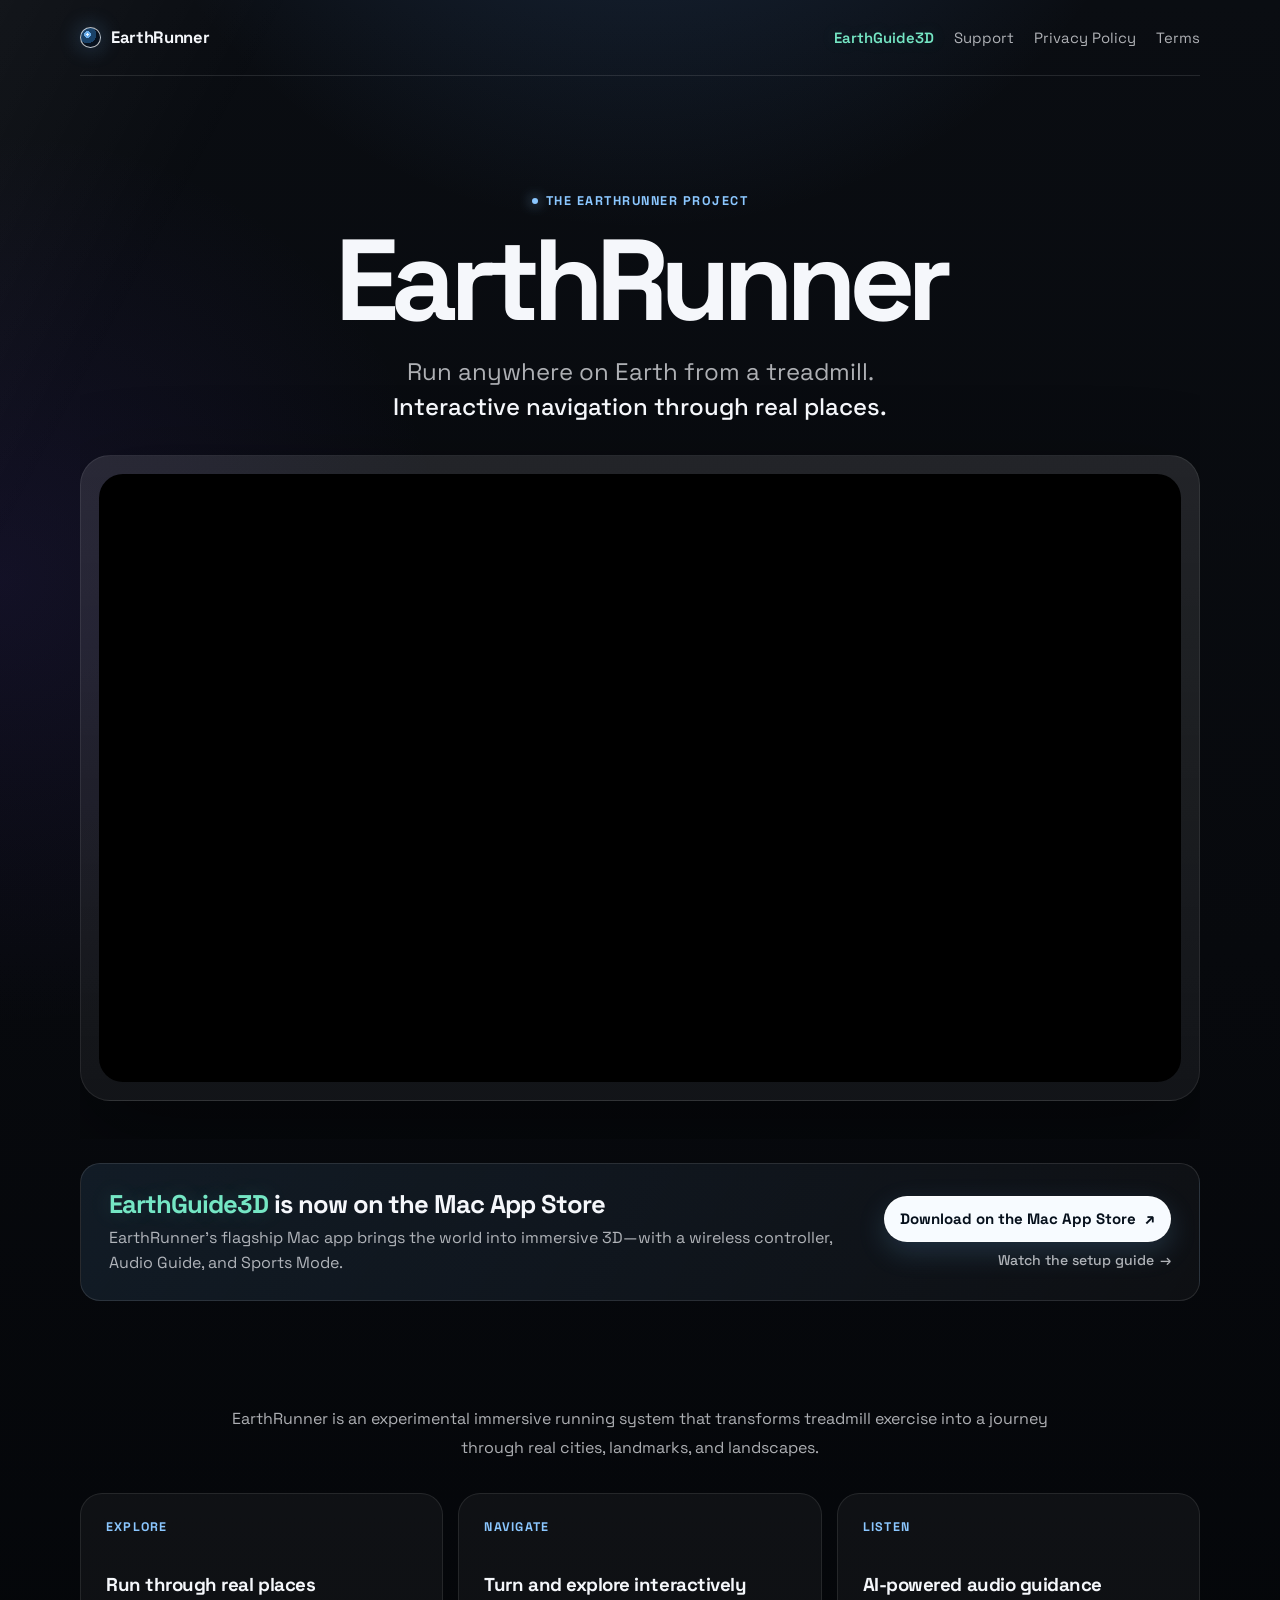
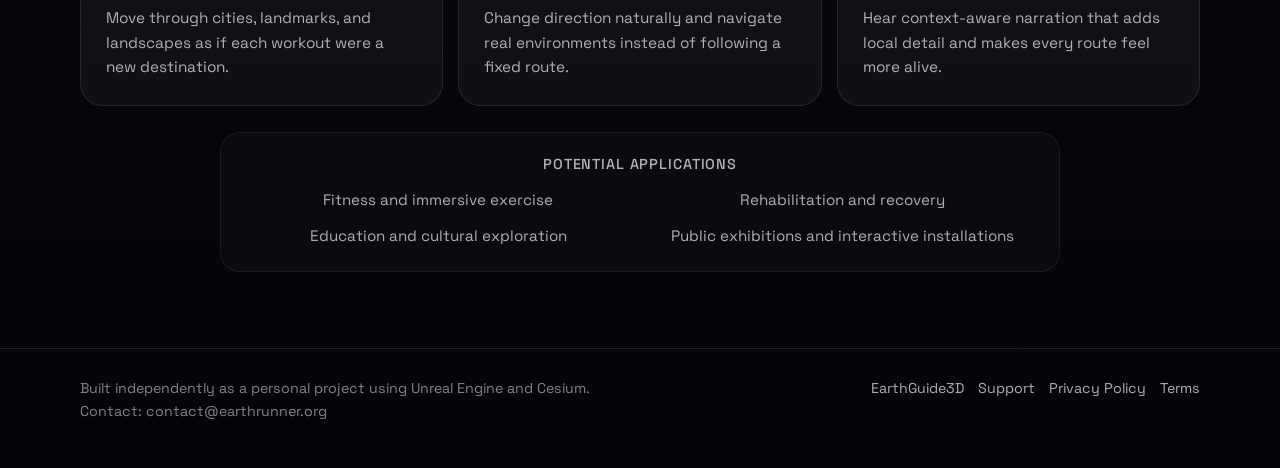
<file: index.html>
<!DOCTYPE html>
<html lang="en">
<head>
  <meta charset="utf-8" />
  <meta name="viewport" content="width=device-width, initial-scale=1" />
  <title>EarthRunner | Explore the World in Motion</title>
  <meta name="description" content="EarthRunner is an independent immersive running and exploration project. Discover EarthGuide3D for Mac." />
  <script>if (window.location.protocol === "file:") document.documentElement.classList.add("local-preview");</script>
  <link rel="preconnect" href="https://fonts.googleapis.com" />
  <link rel="preconnect" href="https://fonts.gstatic.com" crossorigin />
  <link href="https://fonts.googleapis.com/css2?family=Space+Grotesk:wght@400;500;600;700&display=swap" rel="stylesheet" />
  <link rel="stylesheet" href="assets/site.css" />
</head>
<body>
  <header class="site-header shell"><nav class="nav" aria-label="Primary navigation"><a class="wordmark" href="./" aria-current="page"><span class="wordmark-mark" aria-hidden="true"></span>EarthRunner</a><div class="nav-links"><a class="nav-product" href="earthguide3d/">EarthGuide3D</a><a href="support/">Support</a><a href="privacy/">Privacy Policy</a><a href="terms/">Terms</a></div></nav></header>
  <main class="shell">
    <section class="hero hero--home">
      <p class="eyebrow">The EarthRunner project</p>
      <h1>EarthRunner</h1>
      <p class="hero-lede">Run anywhere on Earth from a treadmill.<br /><strong>Interactive navigation through real places.</strong></p>
      <div class="home-demo">
        <div class="video-frame">
          <iframe src="https://www.youtube.com/embed/yU5A_3I1WQ8" title="EarthRunner demo video" loading="lazy" allow="accelerometer; autoplay; clipboard-write; encrypted-media; gyroscope; picture-in-picture; web-share" allowfullscreen></iframe>
          <a class="video-local-fallback" href="https://youtu.be/yU5A_3I1WQ8" target="_blank" rel="noopener noreferrer"><span>Watch the EarthRunner demo on YouTube</span><small>Local previews open videos on YouTube.</small></a>
        </div>
      </div>
    </section>

    <section class="announcement" aria-labelledby="earthguide-title"><div><h2 id="earthguide-title"><span class="product-highlight">EarthGuide3D</span> is now on the Mac App Store</h2><p>EarthRunner’s flagship Mac app brings the world into immersive 3D—with a wireless controller, Audio Guide, and Sports Mode.</p></div><div class="announcement-actions"><a class="announcement-download" href="https://apps.apple.com/us/app/earthguide3d/id6789909254?mt=12" target="_blank" rel="noopener noreferrer">Download on the Mac App Store <span aria-hidden="true">↗</span></a><a class="text-link text-link--secondary" href="earthguide3d/#getting-started">Watch the setup guide</a></div></section>

    <section class="section section--tight" aria-label="Project details">
      <p class="original-copy">EarthRunner is an experimental immersive running system that transforms treadmill exercise into a journey through real cities, landmarks, and landscapes.</p>
      <div class="feature-grid" style="margin-top: 30px;">
        <article class="feature-card"><span class="feature-kicker">Explore</span><h3>Run through real places</h3><p>Move through cities, landmarks, and landscapes as if each workout were a new destination.</p></article>
        <article class="feature-card"><span class="feature-kicker">Navigate</span><h3>Turn and explore interactively</h3><p>Change direction naturally and navigate real environments instead of following a fixed route.</p></article>
        <article class="feature-card"><span class="feature-kicker">Listen</span><h3>AI-powered audio guidance</h3><p>Hear context-aware narration that adds local detail and makes every route feel more alive.</p></article>
      </div>
      <div class="applications"><h2>Potential applications</h2><ul><li>Fitness and immersive exercise</li><li>Rehabilitation and recovery</li><li>Education and cultural exploration</li><li>Public exhibitions and interactive installations</li></ul></div>
    </section>
  </main>
  <footer class="site-footer"><div class="shell footer-row"><p>Built independently as a personal project using Unreal Engine and Cesium.<br />Contact: <a href="mailto:contact@earthrunner.org">contact@earthrunner.org</a></p><div class="footer-links"><a href="earthguide3d/">EarthGuide3D</a><a href="support/">Support</a><a href="privacy/">Privacy Policy</a><a href="terms/">Terms</a></div></div></footer>
</body>
</html>
</file>
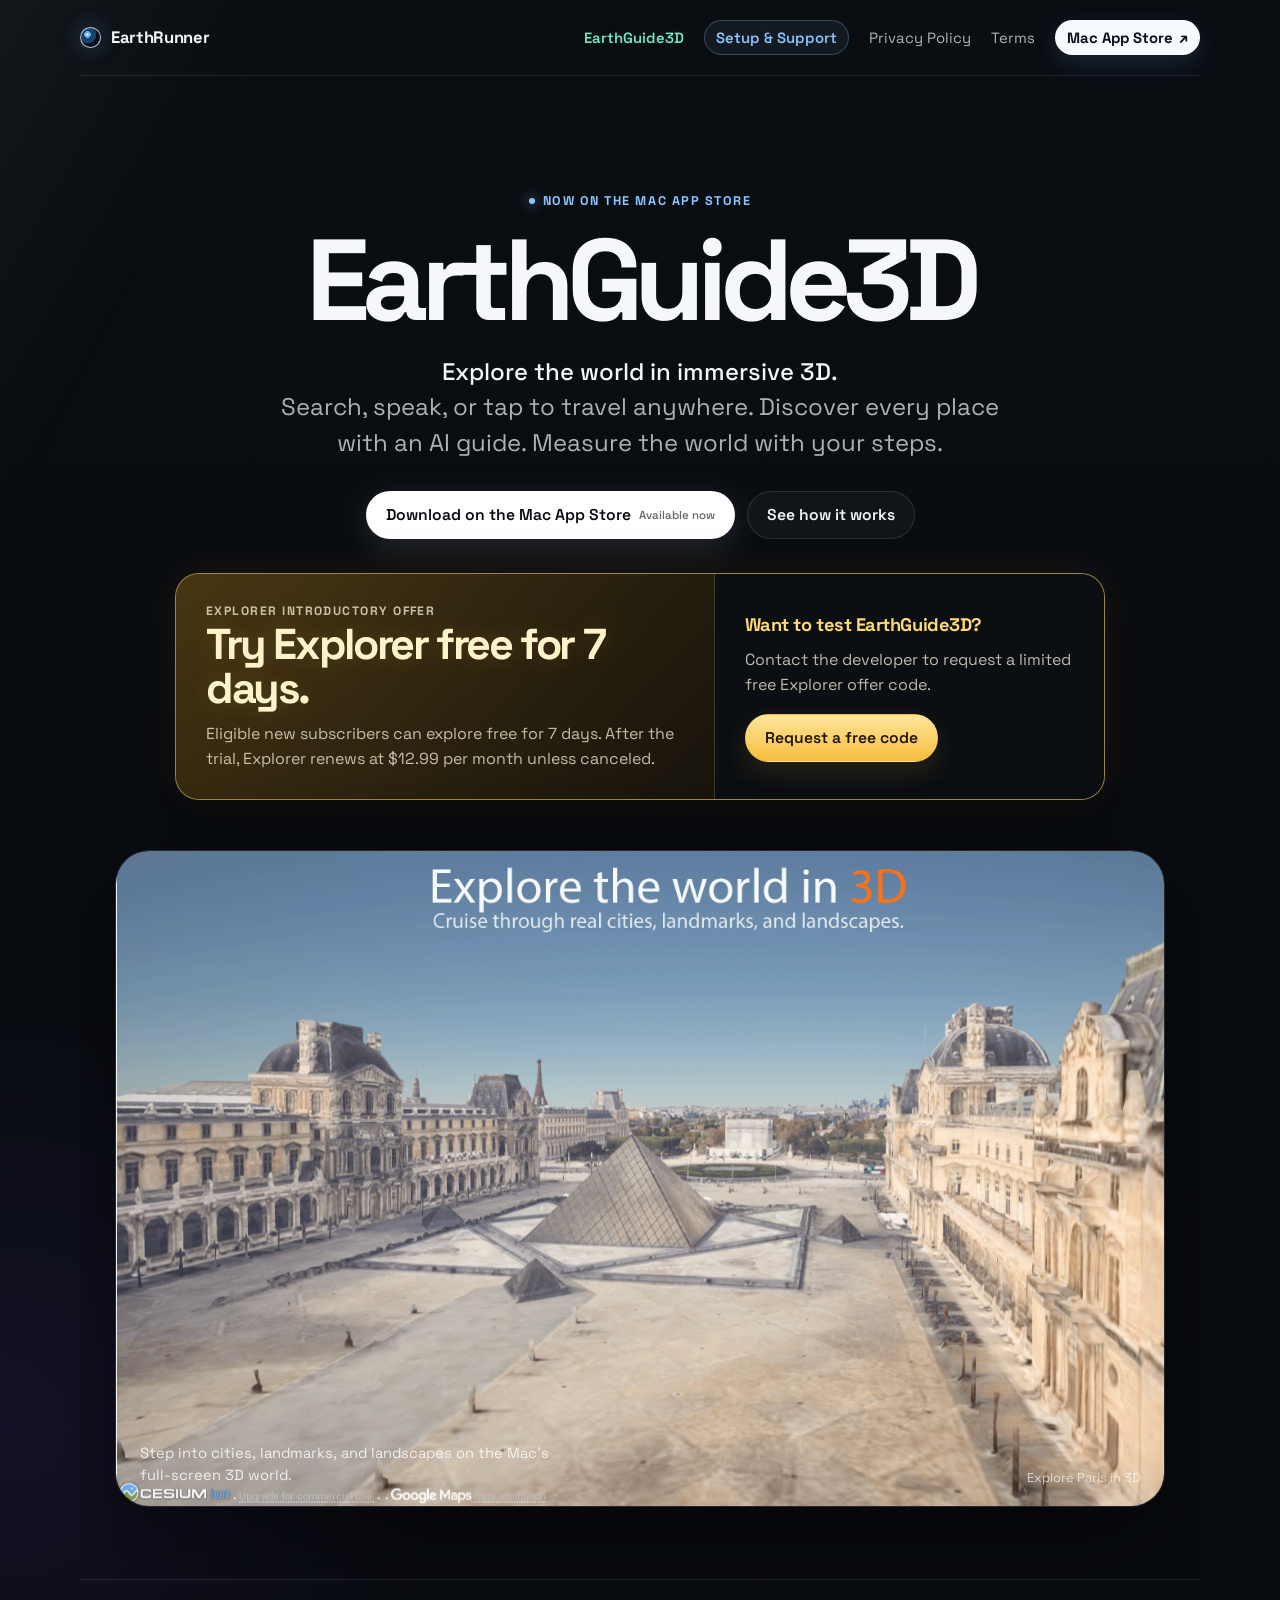
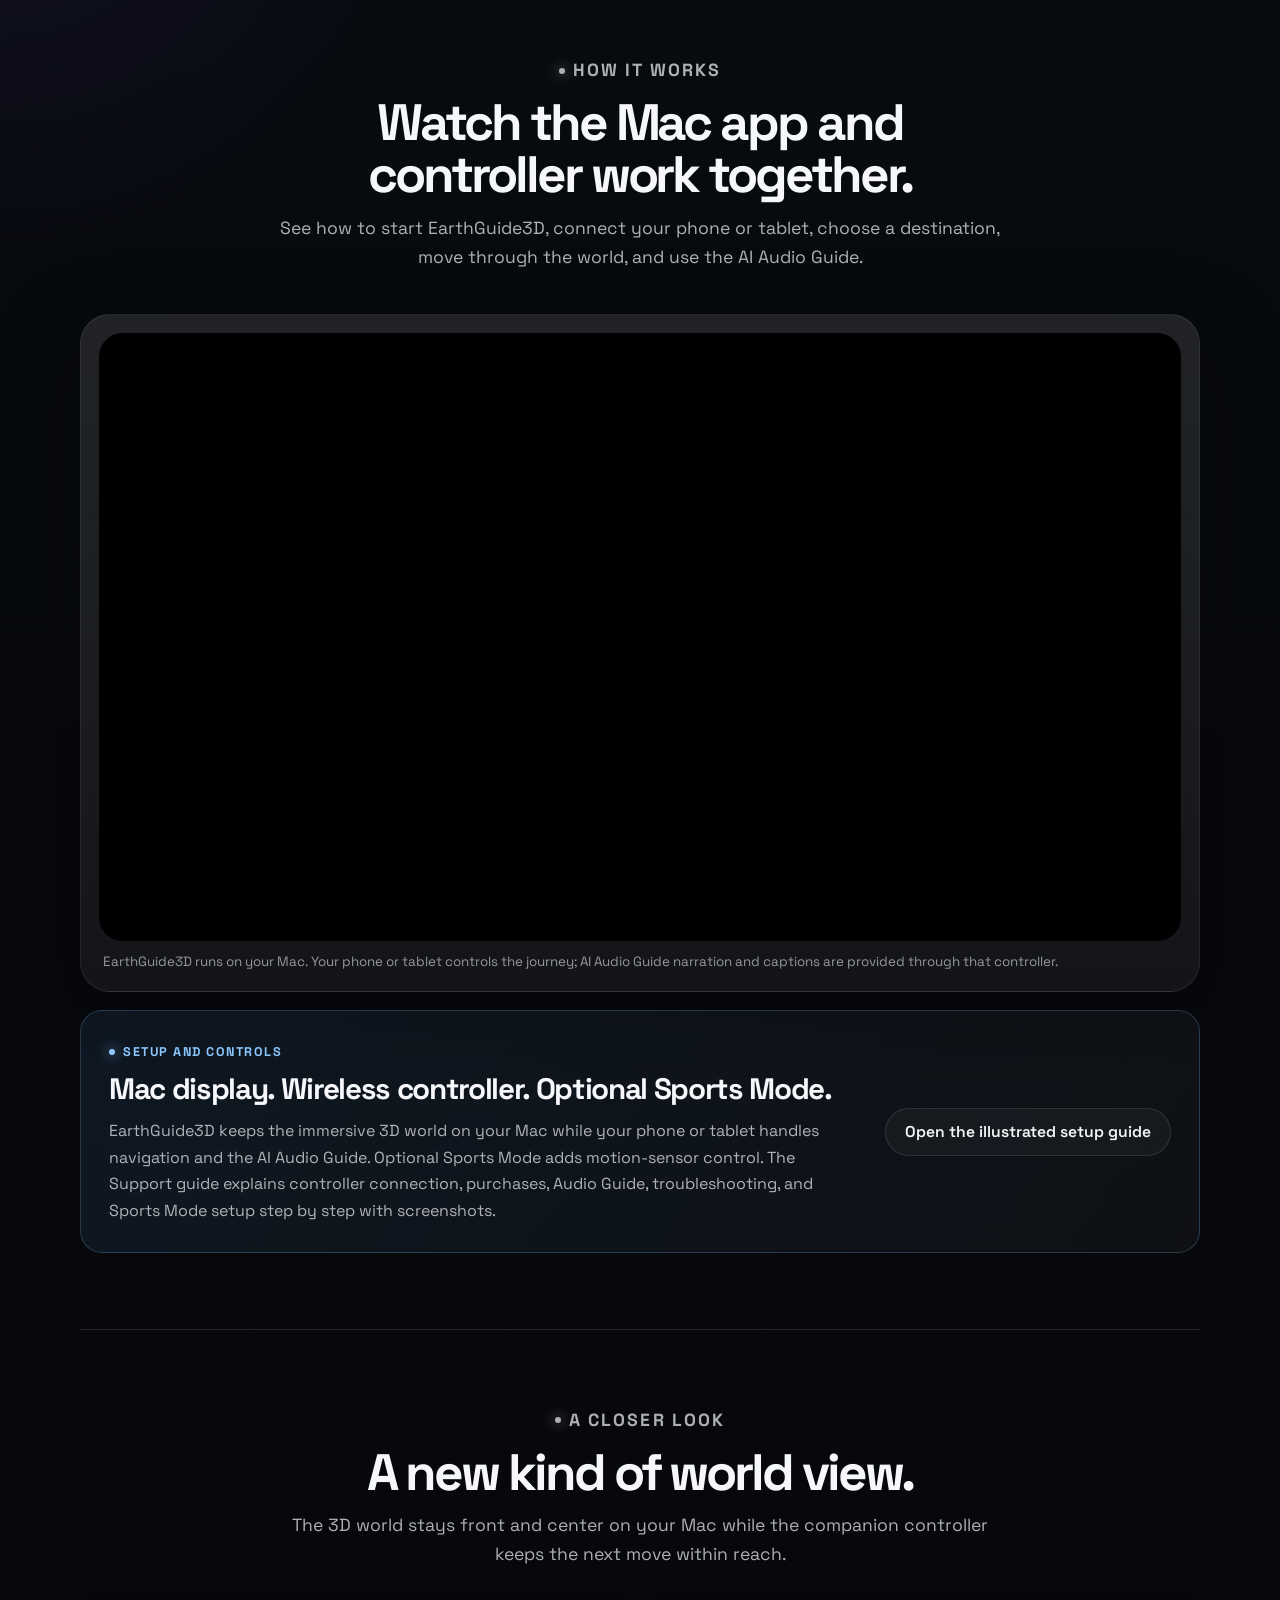
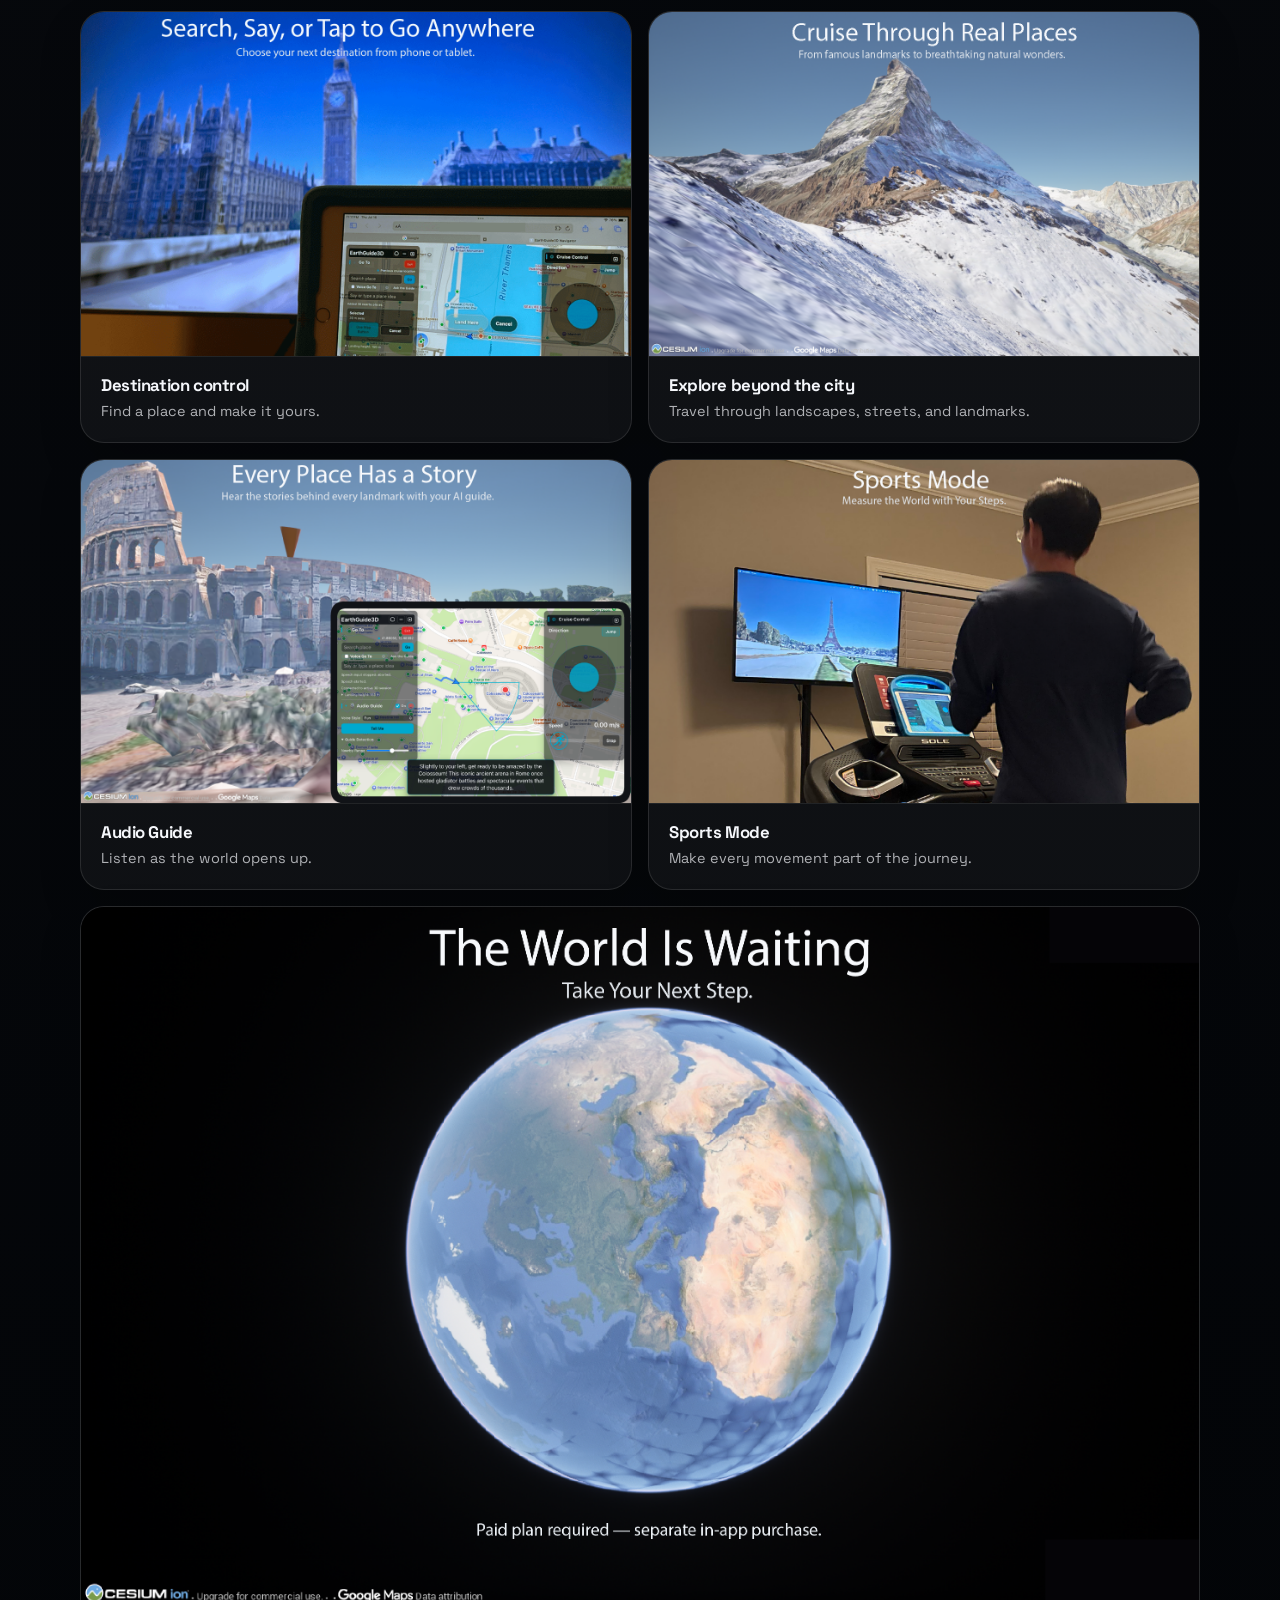
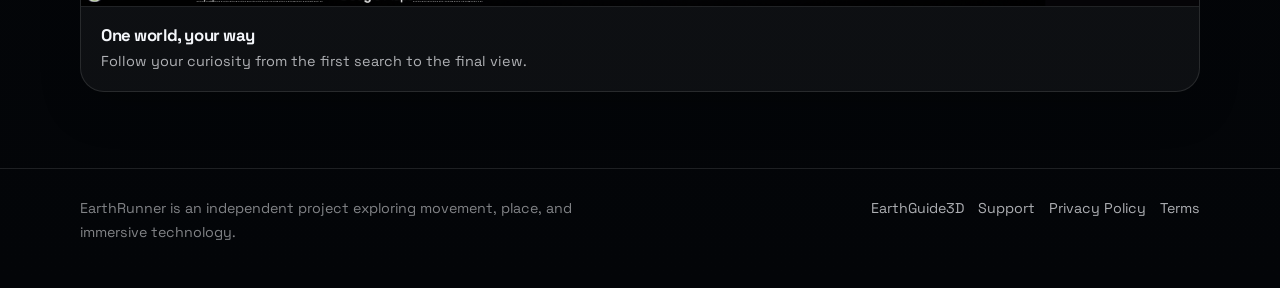
<file: earthguide3d/index.html>
<!DOCTYPE html>
<html lang="en">
<head>
  <meta charset="utf-8" />
  <meta name="viewport" content="width=device-width, initial-scale=1" />
  <meta name="referrer" content="strict-origin-when-cross-origin" />
  <title>EarthGuide3D for Mac | Mac App Store</title>
  <meta name="description" content="EarthGuide3D for Mac is an immersive 3D travel-exploration app. Search, speak, or tap to travel anywhere with an AI guide." />
  <script>if (window.location.protocol === "file:") document.documentElement.classList.add("local-preview");</script>
  <link rel="preconnect" href="https://fonts.googleapis.com" />
  <link rel="preconnect" href="https://fonts.gstatic.com" crossorigin />
  <link href="https://fonts.googleapis.com/css2?family=Space+Grotesk:wght@400;500;600;700&display=swap" rel="stylesheet" />
  <link rel="stylesheet" href="../assets/site.css" />
</head>
<body>
  <header class="site-header shell">
    <nav class="nav" aria-label="Primary navigation">
      <a class="wordmark" href="../"><span class="wordmark-mark" aria-hidden="true"></span>EarthRunner</a>
      <div class="nav-links">
        <a class="nav-product" href="./" aria-current="page">EarthGuide3D</a>
        <a class="nav-support" href="../support/">Setup &amp; Support</a>
        <a href="../privacy/">Privacy Policy</a>
        <a href="../terms/">Terms</a>
        <a class="nav-store" href="https://apps.apple.com/us/app/earthguide3d/id6789909254?mt=12" target="_blank" rel="noopener noreferrer">Mac App Store <span aria-hidden="true">↗</span></a>
      </div>
    </nav>
  </header>

  <main>
    <section class="hero shell">
      <p class="eyebrow">Now on the Mac App Store</p>
      <h1 class="product-name">EarthGuide3D</h1>
      <p class="hero-lede"><strong>Explore the world in immersive 3D.</strong><br />Search, speak, or tap to travel anywhere. Discover every place with an AI guide. Measure the world with your steps.</p>
      <div class="hero-actions">
        <a class="button button--light" href="https://apps.apple.com/us/app/earthguide3d/id6789909254?mt=12" target="_blank" rel="noopener noreferrer">Download on the Mac App Store <small>Available now</small></a>
        <a class="button button--quiet" href="#how-it-works">See how it works</a>
      </div>
      <aside class="trial-highlight" aria-labelledby="explorer-trial-title">
        <div class="trial-highlight__offer">
          <p class="trial-badge">Explorer introductory offer</p>
          <h2 id="explorer-trial-title">Try Explorer free for 7 days.</h2>
          <p>Eligible new subscribers can explore free for 7 days. After the trial, Explorer renews at $12.99 per month unless canceled.</p>
        </div>
        <div class="trial-highlight__code">
          <p class="trial-code-title">Want to test EarthGuide3D?</p>
          <p>Contact the developer to request a limited free Explorer offer code.</p>
          <a class="button trial-code-button" href="mailto:contact@earthrunner.org?subject=EarthGuide3D%20Explorer%20offer%20code%20request">Request a free code</a>
        </div>
      </aside>
      <figure class="product-visual product-visual--screenshot">
        <img src="../images/earthguide3d/explore-world-paris.png" width="1280" height="800" alt="EarthGuide3D exploring Paris from an elevated immersive 3D view" decoding="async" />
        <figcaption class="product-visual-note">
          <p>Step into cities, landmarks, and landscapes on the Mac’s full-screen 3D world.</p>
          <span>Explore Paris in 3D</span>
        </figcaption>
      </figure>
    </section>

    <section id="how-it-works" class="section section--divider shell" aria-labelledby="getting-started-title">
      <div class="section-heading">
        <p class="eyebrow">How it works</p>
        <h2 id="getting-started-title">Watch the Mac app and controller work together.</h2>
        <p>See how to start EarthGuide3D, connect your phone or tablet, choose a destination, move through the world, and use the AI Audio Guide.</p>
      </div>
      <div class="video-card">
        <div class="video-frame">
          <iframe src="https://www.youtube.com/embed/peXbDzUHY4M?origin=https%3A%2F%2Fearthrunner.org" title="How to use EarthGuide3D for Mac" loading="lazy" referrerpolicy="strict-origin-when-cross-origin" allow="accelerometer; autoplay; clipboard-write; encrypted-media; gyroscope; picture-in-picture; web-share" allowfullscreen></iframe>
          <a class="video-local-fallback" href="https://youtu.be/peXbDzUHY4M" target="_blank" rel="noopener noreferrer"><span>Watch the EarthGuide3D guide on YouTube</span><small>Local previews open videos on YouTube.</small></a>
        </div>
        <p class="video-caption">EarthGuide3D runs on your Mac. Your phone or tablet controls the journey; AI Audio Guide narration and captions are provided through that controller.</p>
      </div>
      <aside class="guide-summary" aria-labelledby="guide-summary-title">
        <div>
          <p class="eyebrow">Setup and controls</p>
          <h3 id="guide-summary-title">Mac display. Wireless controller. Optional Sports Mode.</h3>
          <p>EarthGuide3D keeps the immersive 3D world on your Mac while your phone or tablet handles navigation and the AI Audio Guide. Optional Sports Mode adds motion-sensor control. The Support guide explains controller connection, purchases, Audio Guide, troubleshooting, and Sports Mode setup step by step with screenshots.</p>
        </div>
        <a class="button button--quiet" href="../support/">Open the illustrated setup guide</a>
      </aside>
    </section>

    <section class="section section--divider shell" aria-labelledby="screens-title">
      <div class="section-heading">
        <p class="eyebrow">A closer look</p>
        <h2 id="screens-title">A new kind of world view.</h2>
        <p>The 3D world stays front and center on your Mac while the companion controller keeps the next move within reach.</p>
      </div>
      <div class="screenshot-gallery" aria-label="EarthGuide3D app views">
        <figure class="screenshot-card">
          <img src="../images/earthguide3d/controller.png" width="1280" height="800" alt="EarthGuide3D controller showing destination controls" loading="lazy" decoding="async" />
          <figcaption><strong>Destination control</strong><span>Find a place and make it yours.</span></figcaption>
        </figure>
        <figure class="screenshot-card">
          <img src="../images/earthguide3d/mountain.png" width="1280" height="800" alt="EarthGuide3D moving through a mountain landscape" loading="lazy" decoding="async" />
          <figcaption><strong>Explore beyond the city</strong><span>Travel through landscapes, streets, and landmarks.</span></figcaption>
        </figure>
        <figure class="screenshot-card">
          <img src="../images/earthguide3d/ai-guide.png" width="1280" height="800" alt="EarthGuide3D Audio Guide controls and narrated exploration" loading="lazy" decoding="async" />
          <figcaption><strong>Audio Guide</strong><span>Listen as the world opens up.</span></figcaption>
        </figure>
        <figure class="screenshot-card">
          <img src="../images/earthguide3d/sports-mode.png" width="1280" height="800" alt="EarthGuide3D Sports Mode in use during an exploration" loading="lazy" decoding="async" />
          <figcaption><strong>Sports Mode</strong><span>Make every movement part of the journey.</span></figcaption>
        </figure>
        <figure class="screenshot-card screenshot-card--wide">
          <img src="../images/earthguide3d/arrival.png" width="2667" height="1667" alt="EarthGuide3D arriving at a scenic destination" loading="lazy" decoding="async" />
          <figcaption><strong>One world, your way</strong><span>Follow your curiosity from the first search to the final view.</span></figcaption>
        </figure>
      </div>
    </section>

  </main>

  <footer class="site-footer"><div class="shell footer-row"><p>EarthRunner is an independent project exploring movement, place, and immersive technology.</p><div class="footer-links"><a href="./">EarthGuide3D</a><a href="../support/">Support</a><a href="../privacy/">Privacy Policy</a><a href="../terms/">Terms</a></div></div></footer>
</body>
</html>
</file>
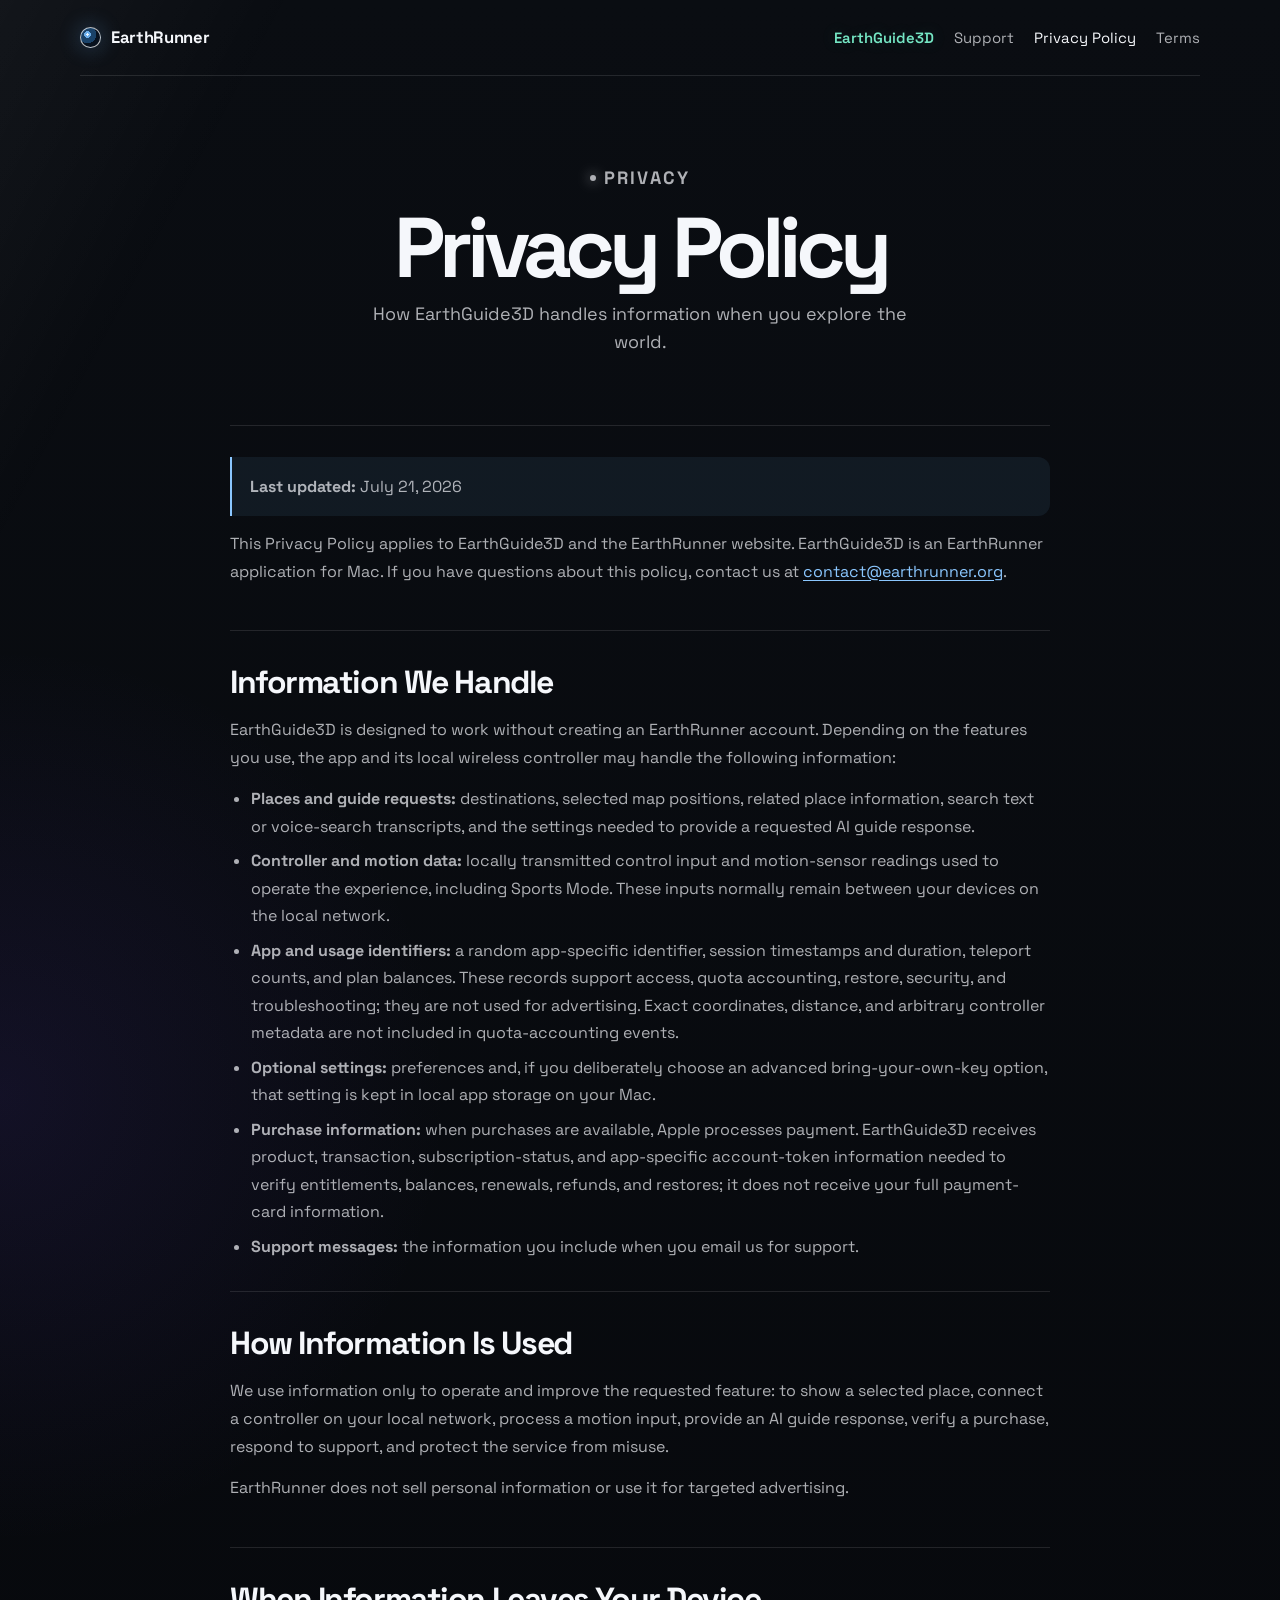
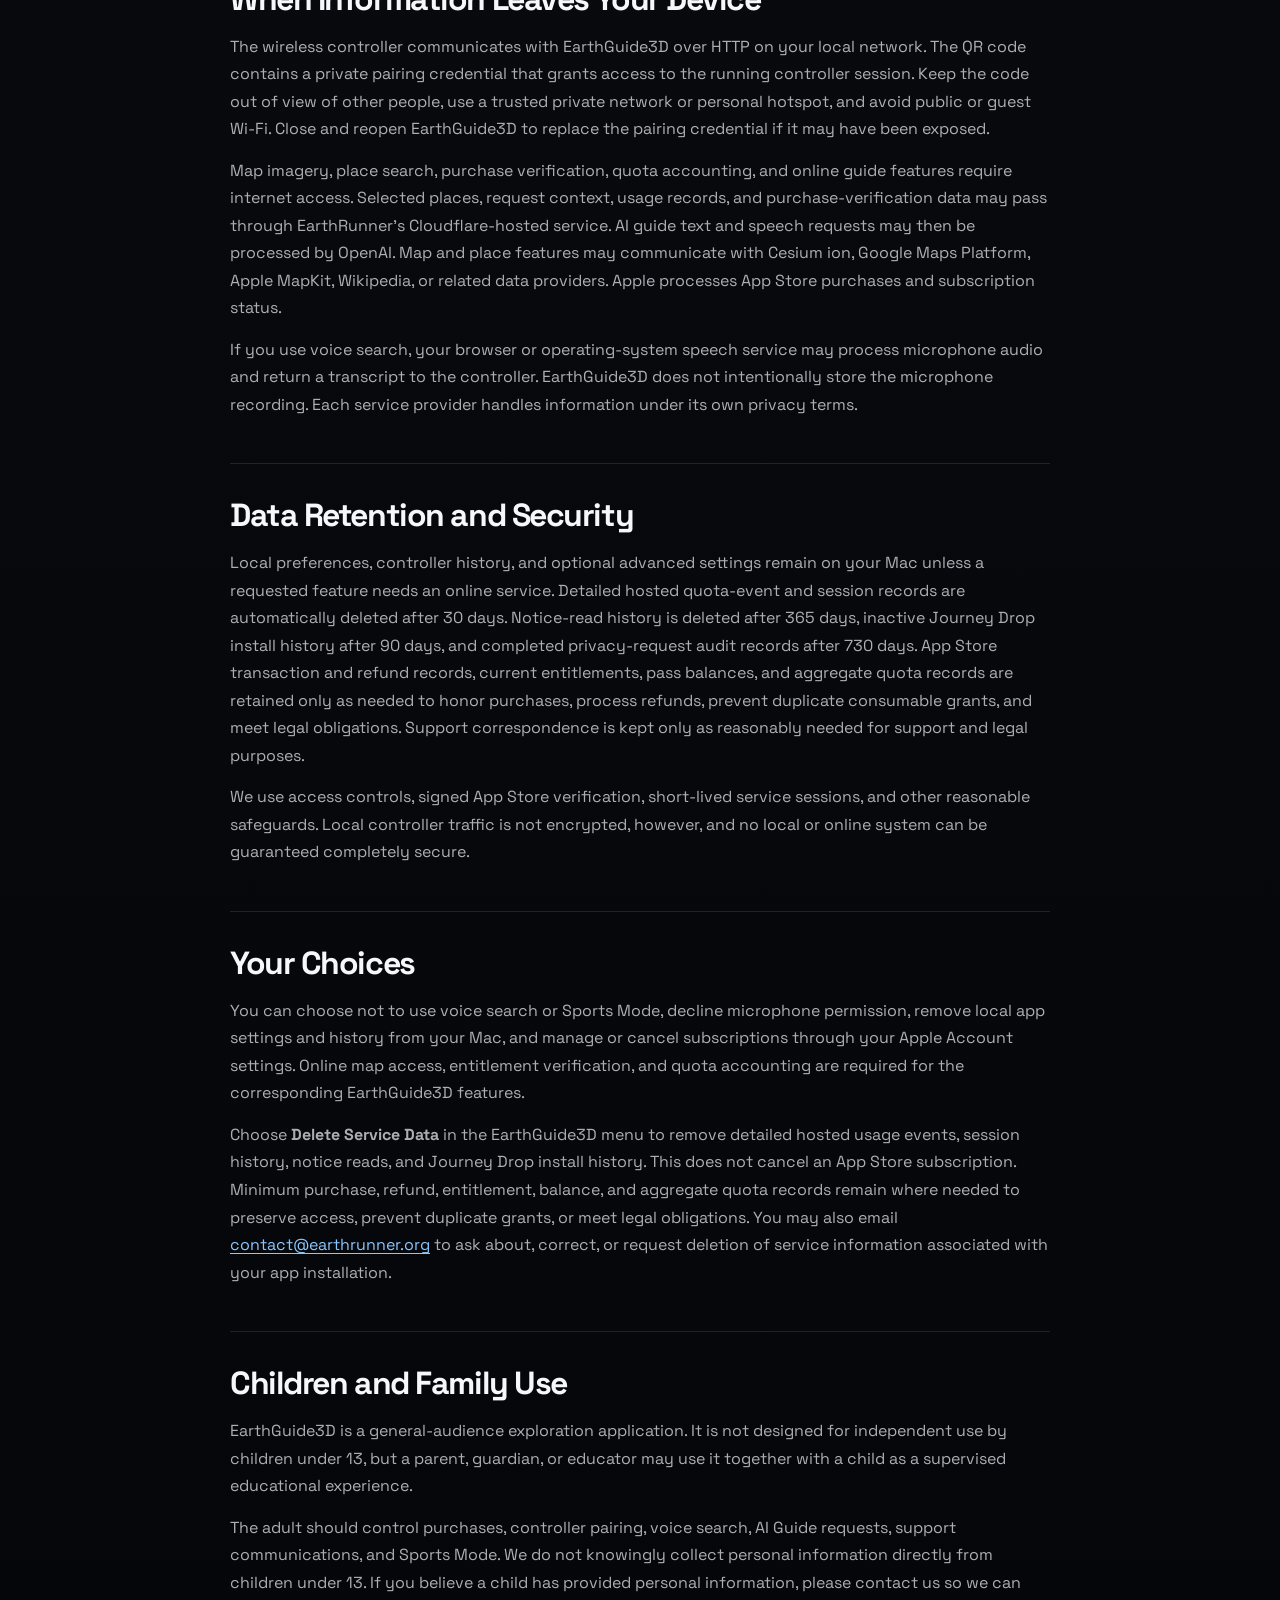
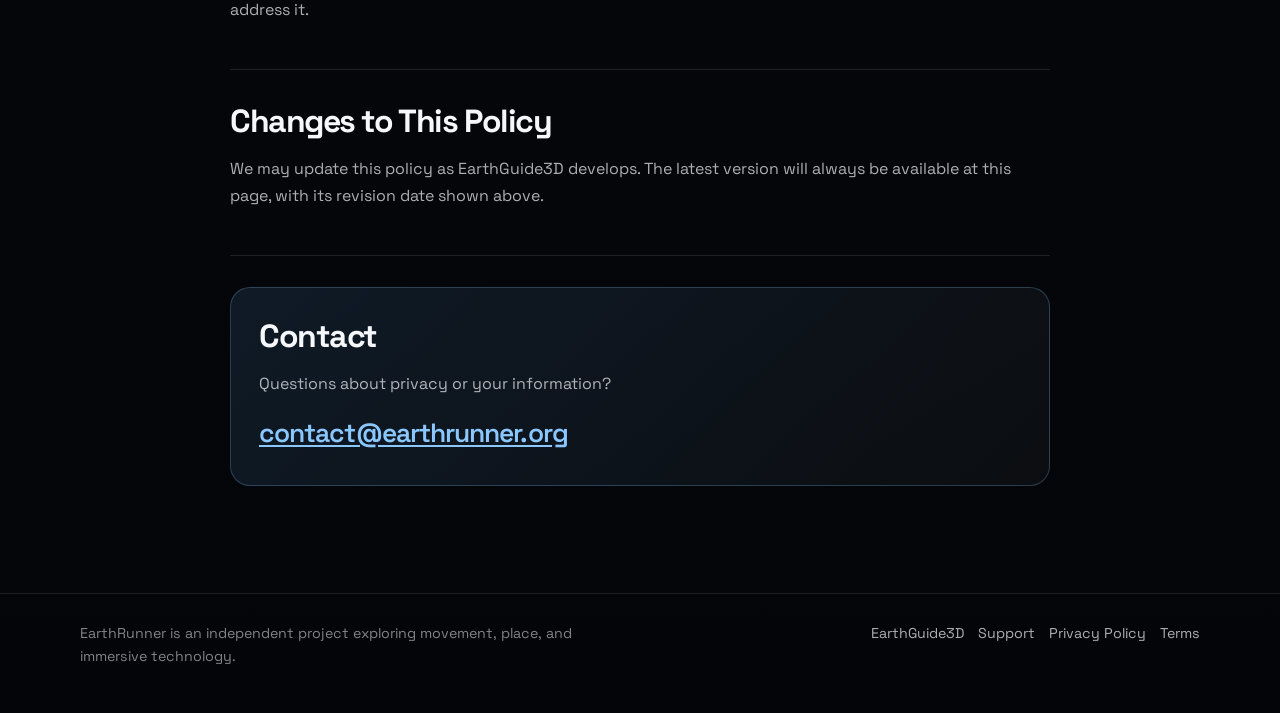
<file: privacy/index.html>
<!DOCTYPE html>
<html lang="en">
<head>
  <meta charset="utf-8" />
  <meta name="viewport" content="width=device-width, initial-scale=1" />
  <title>EarthGuide3D Privacy Policy | EarthRunner</title>
  <meta name="description" content="EarthGuide3D privacy policy, including information about the app, controller, AI guide, and support contact." />
  <link rel="preconnect" href="https://fonts.googleapis.com" />
  <link rel="preconnect" href="https://fonts.gstatic.com" crossorigin />
  <link href="https://fonts.googleapis.com/css2?family=Space+Grotesk:wght@400;500;600;700&display=swap" rel="stylesheet" />
  <link rel="stylesheet" href="../assets/site.css" />
</head>
<body>
  <header class="site-header shell"><nav class="nav" aria-label="Primary navigation"><a class="wordmark" href="../"><span class="wordmark-mark" aria-hidden="true"></span>EarthRunner</a><div class="nav-links"><a class="nav-product" href="../earthguide3d/">EarthGuide3D</a><a href="../support/">Support</a><a href="./" aria-current="page">Privacy Policy</a><a href="../terms/">Terms</a></div></nav></header>
  <main class="shell">
    <section class="prose-hero"><p class="eyebrow">Privacy</p><h1>Privacy Policy</h1><p>How EarthGuide3D handles information when you explore the world.</p></section>
    <article class="prose">
      <section>
        <p class="notice"><strong>Last updated:</strong> July 21, 2026</p>
        <p>This Privacy Policy applies to EarthGuide3D and the EarthRunner website. EarthGuide3D is an EarthRunner application for Mac. If you have questions about this policy, contact us at <a href="mailto:contact@earthrunner.org">contact@earthrunner.org</a>.</p>
      </section>
      <section>
        <h2>Information We Handle</h2>
        <p>EarthGuide3D is designed to work without creating an EarthRunner account. Depending on the features you use, the app and its local wireless controller may handle the following information:</p>
        <ul>
          <li><strong>Places and guide requests:</strong> destinations, selected map positions, related place information, search text or voice-search transcripts, and the settings needed to provide a requested AI guide response.</li>
          <li><strong>Controller and motion data:</strong> locally transmitted control input and motion-sensor readings used to operate the experience, including Sports Mode. These inputs normally remain between your devices on the local network.</li>
          <li><strong>App and usage identifiers:</strong> a random app-specific identifier, session timestamps and duration, teleport counts, and plan balances. These records support access, quota accounting, restore, security, and troubleshooting; they are not used for advertising. Exact coordinates, distance, and arbitrary controller metadata are not included in quota-accounting events.</li>
          <li><strong>Optional settings:</strong> preferences and, if you deliberately choose an advanced bring-your-own-key option, that setting is kept in local app storage on your Mac.</li>
          <li><strong>Purchase information:</strong> when purchases are available, Apple processes payment. EarthGuide3D receives product, transaction, subscription-status, and app-specific account-token information needed to verify entitlements, balances, renewals, refunds, and restores; it does not receive your full payment-card information.</li>
          <li><strong>Support messages:</strong> the information you include when you email us for support.</li>
        </ul>
      </section>
      <section>
        <h2>How Information Is Used</h2>
        <p>We use information only to operate and improve the requested feature: to show a selected place, connect a controller on your local network, process a motion input, provide an AI guide response, verify a purchase, respond to support, and protect the service from misuse.</p>
        <p>EarthRunner does not sell personal information or use it for targeted advertising.</p>
      </section>
      <section>
        <h2>When Information Leaves Your Device</h2>
        <p>The wireless controller communicates with EarthGuide3D over HTTP on your local network. The QR code contains a private pairing credential that grants access to the running controller session. Keep the code out of view of other people, use a trusted private network or personal hotspot, and avoid public or guest Wi-Fi. Close and reopen EarthGuide3D to replace the pairing credential if it may have been exposed.</p>
        <p>Map imagery, place search, purchase verification, quota accounting, and online guide features require internet access. Selected places, request context, usage records, and purchase-verification data may pass through EarthRunner’s Cloudflare-hosted service. AI guide text and speech requests may then be processed by OpenAI. Map and place features may communicate with Cesium ion, Google Maps Platform, Apple MapKit, Wikipedia, or related data providers. Apple processes App Store purchases and subscription status.</p>
        <p>If you use voice search, your browser or operating-system speech service may process microphone audio and return a transcript to the controller. EarthGuide3D does not intentionally store the microphone recording. Each service provider handles information under its own privacy terms.</p>
      </section>
      <section>
        <h2>Data Retention and Security</h2>
        <p>Local preferences, controller history, and optional advanced settings remain on your Mac unless a requested feature needs an online service. Detailed hosted quota-event and session records are automatically deleted after 30 days. Notice-read history is deleted after 365 days, inactive Journey Drop install history after 90 days, and completed privacy-request audit records after 730 days. App Store transaction and refund records, current entitlements, pass balances, and aggregate quota records are retained only as needed to honor purchases, process refunds, prevent duplicate consumable grants, and meet legal obligations. Support correspondence is kept only as reasonably needed for support and legal purposes.</p>
        <p>We use access controls, signed App Store verification, short-lived service sessions, and other reasonable safeguards. Local controller traffic is not encrypted, however, and no local or online system can be guaranteed completely secure.</p>
      </section>
      <section>
        <h2>Your Choices</h2>
        <p>You can choose not to use voice search or Sports Mode, decline microphone permission, remove local app settings and history from your Mac, and manage or cancel subscriptions through your Apple Account settings. Online map access, entitlement verification, and quota accounting are required for the corresponding EarthGuide3D features.</p>
        <p>Choose <strong>Delete Service Data</strong> in the EarthGuide3D menu to remove detailed hosted usage events, session history, notice reads, and Journey Drop install history. This does not cancel an App Store subscription. Minimum purchase, refund, entitlement, balance, and aggregate quota records remain where needed to preserve access, prevent duplicate grants, or meet legal obligations. You may also email <a href="mailto:contact@earthrunner.org">contact@earthrunner.org</a> to ask about, correct, or request deletion of service information associated with your app installation.</p>
      </section>
      <section>
        <h2>Children and Family Use</h2>
        <p>EarthGuide3D is a general-audience exploration application. It is not designed for independent use by children under 13, but a parent, guardian, or educator may use it together with a child as a supervised educational experience.</p>
        <p>The adult should control purchases, controller pairing, voice search, AI Guide requests, support communications, and Sports Mode. We do not knowingly collect personal information directly from children under 13. If you believe a child has provided personal information, please contact us so we can address it.</p>
      </section>
      <section>
        <h2>Changes to This Policy</h2>
        <p>We may update this policy as EarthGuide3D develops. The latest version will always be available at this page, with its revision date shown above.</p>
      </section>
      <section>
        <div class="contact-card"><h2>Contact</h2><p>Questions about privacy or your information?</p><p class="contact-email"><a href="mailto:contact@earthrunner.org">contact@earthrunner.org</a></p></div>
      </section>
    </article>
  </main>
  <footer class="site-footer"><div class="shell footer-row"><p>EarthRunner is an independent project exploring movement, place, and immersive technology.</p><div class="footer-links"><a href="../earthguide3d/">EarthGuide3D</a><a href="../support/">Support</a><a href="./">Privacy Policy</a><a href="../terms/">Terms</a></div></div></footer>
</body>
</html>
</file>
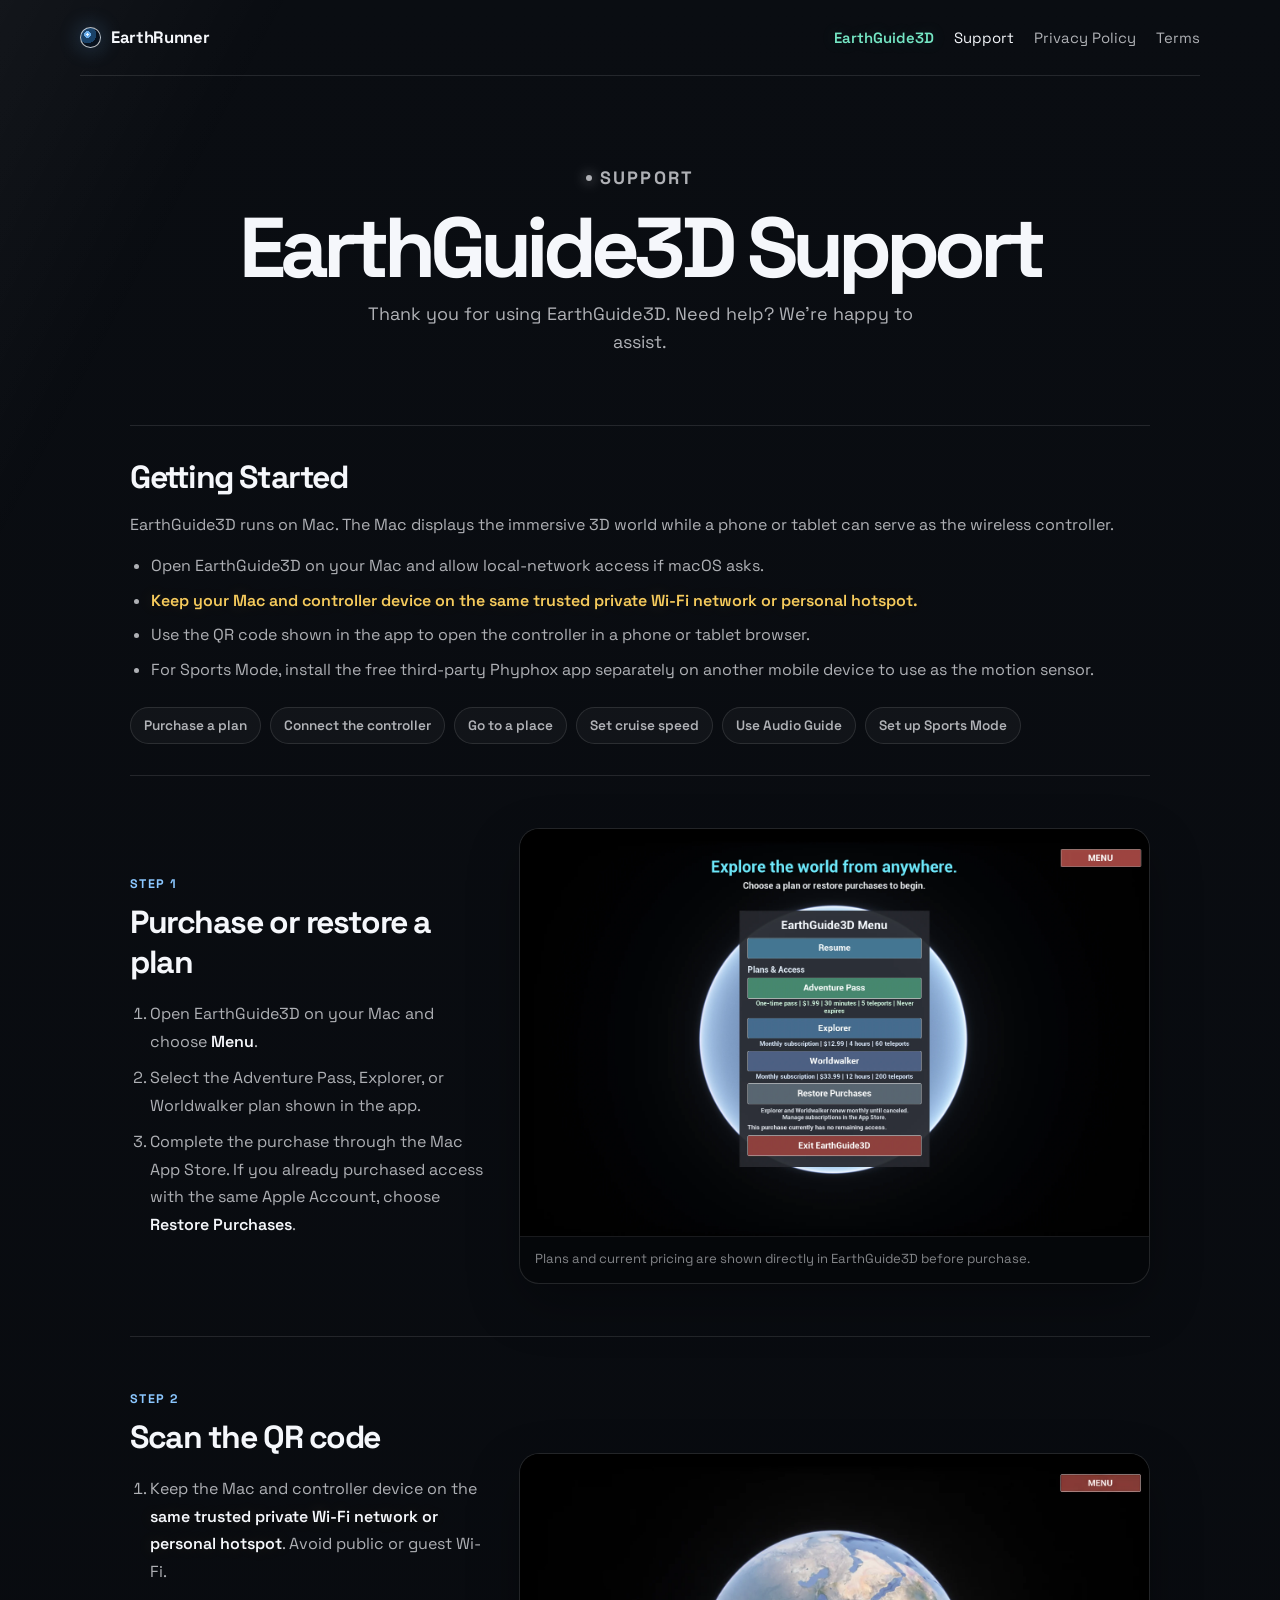
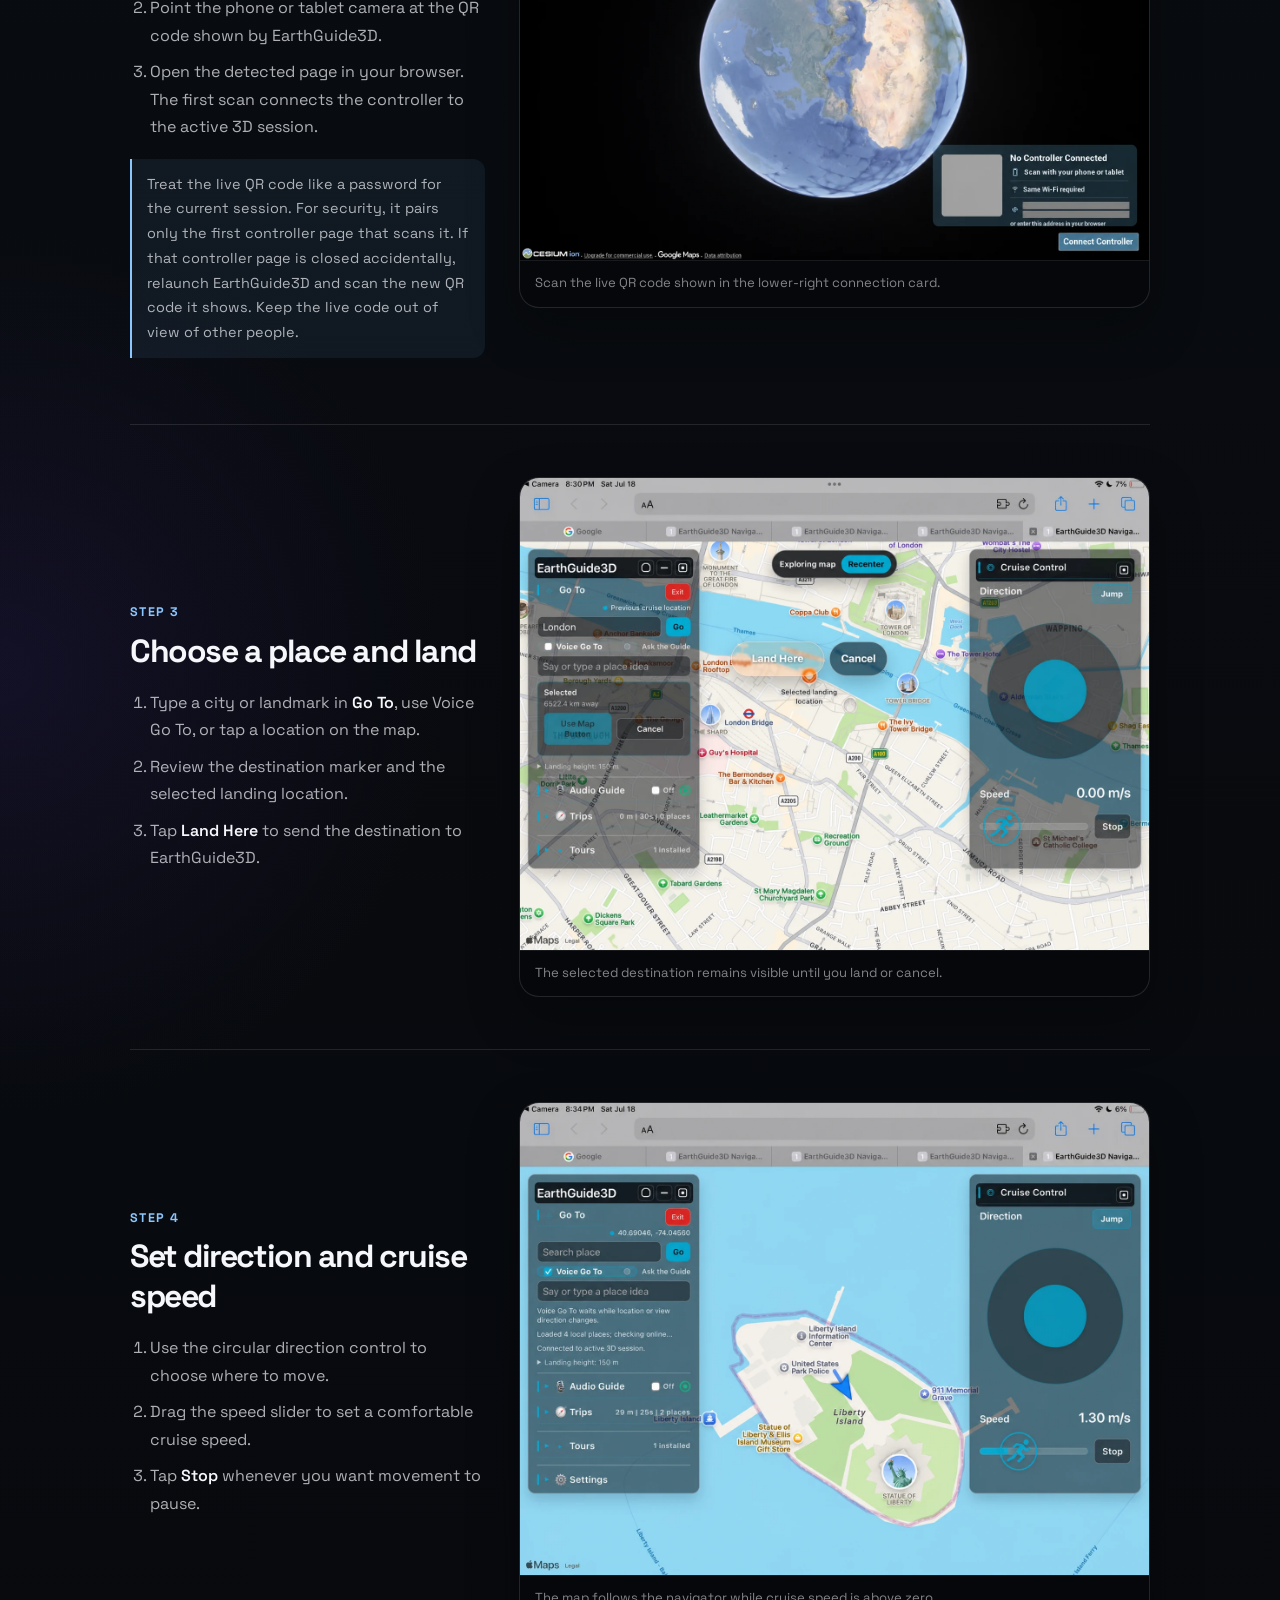
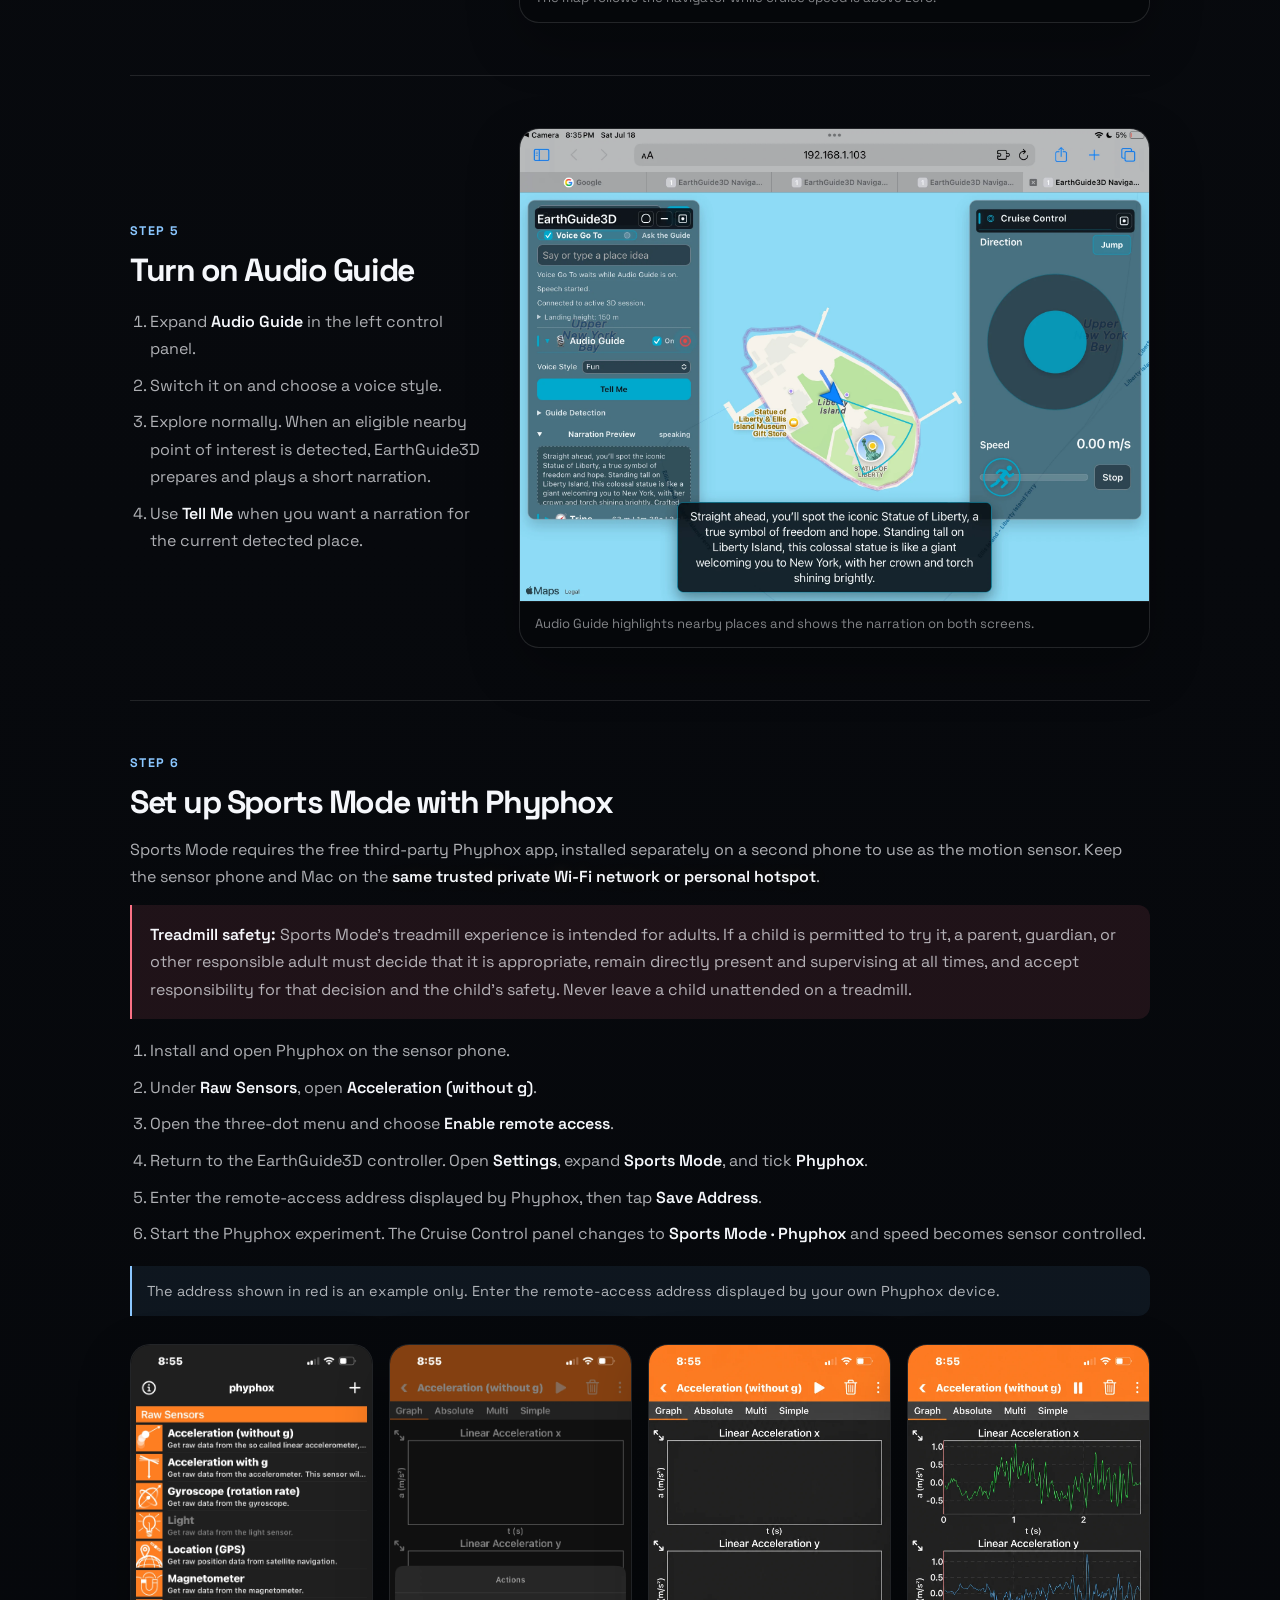
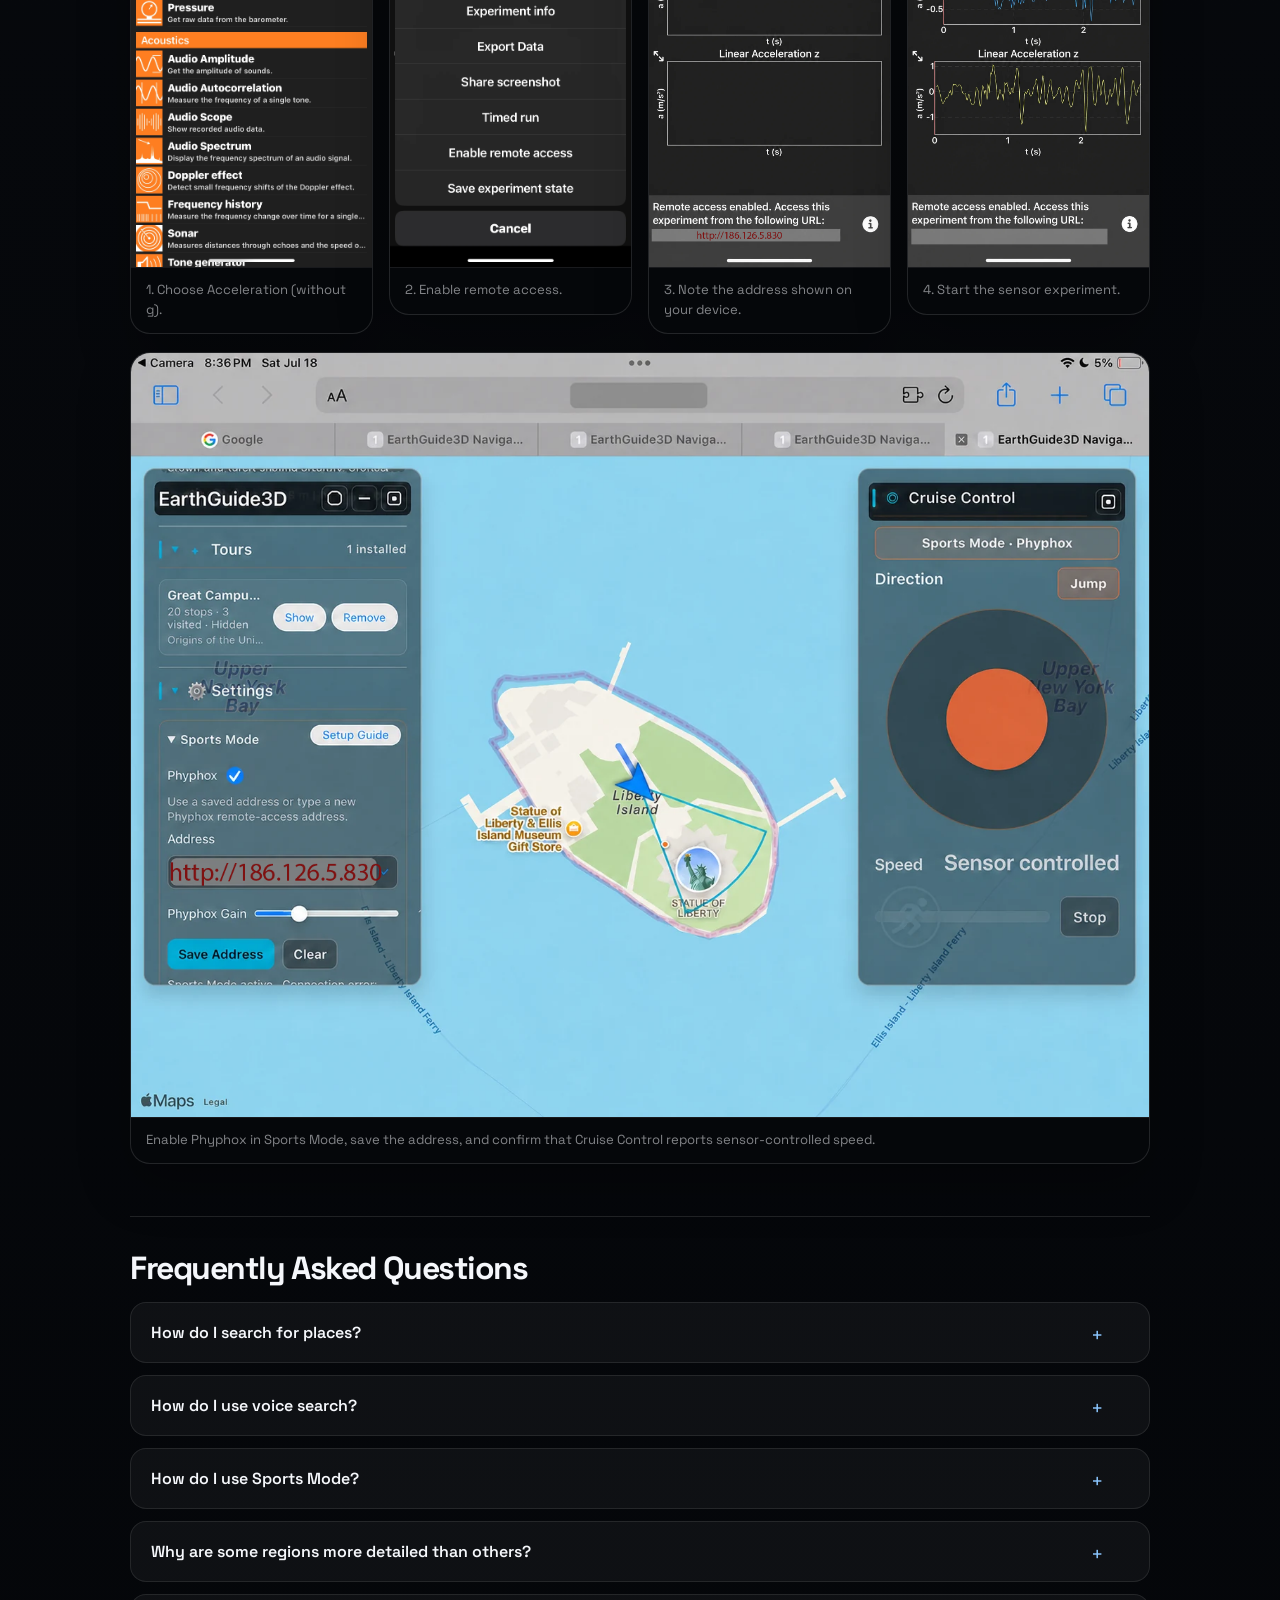
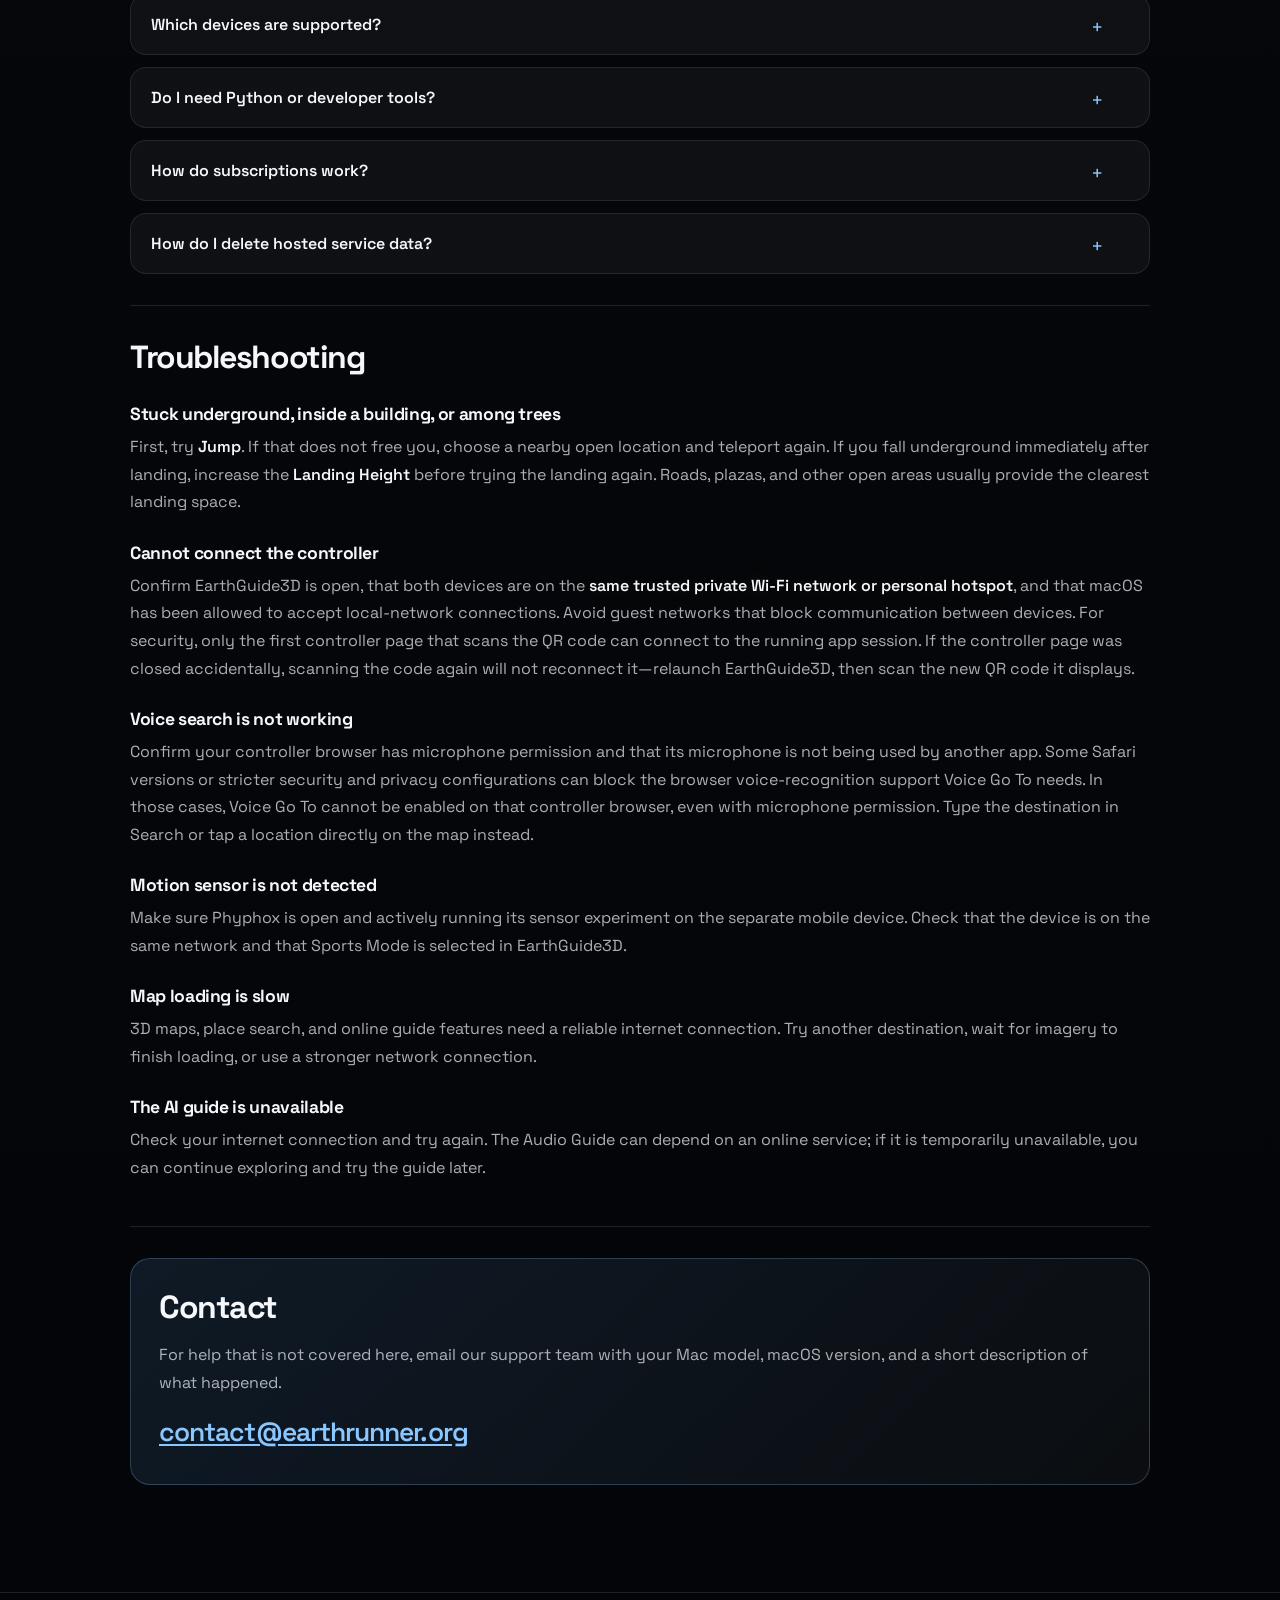
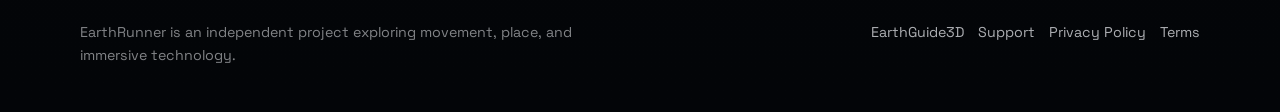
<file: support/index.html>
<!DOCTYPE html>
<html lang="en">
<head>
  <meta charset="utf-8" />
  <meta name="viewport" content="width=device-width, initial-scale=1" />
  <title>EarthGuide3D Support | EarthRunner</title>
  <meta name="description" content="Get help with EarthGuide3D for Mac, its wireless controller, Sports Mode, and the AI guide." />
  <link rel="preconnect" href="https://fonts.googleapis.com" />
  <link rel="preconnect" href="https://fonts.gstatic.com" crossorigin />
  <link href="https://fonts.googleapis.com/css2?family=Space+Grotesk:wght@400;500;600;700&amp;display=swap" rel="stylesheet" />
  <link rel="stylesheet" href="../assets/site.css" />
</head>
<body>
  <header class="site-header shell"><nav class="nav" aria-label="Primary navigation"><a class="wordmark" href="../"><span class="wordmark-mark" aria-hidden="true"></span>EarthRunner</a><div class="nav-links"><a class="nav-product" href="../earthguide3d/">EarthGuide3D</a><a href="./" aria-current="page">Support</a><a href="../privacy/">Privacy Policy</a><a href="../terms/">Terms</a></div></nav></header>
  <main class="shell">
    <section class="prose-hero"><p class="eyebrow">Support</p><h1>EarthGuide3D Support</h1><p>Thank you for using EarthGuide3D. Need help? We’re happy to assist.</p></section>
    <article class="prose support-prose">
      <section>
        <h2>Getting Started</h2>
        <p>EarthGuide3D runs on Mac. The Mac displays the immersive 3D world while a phone or tablet can serve as the wireless controller.</p>
        <ul>
          <li>Open EarthGuide3D on your Mac and allow local-network access if macOS asks.</li>
          <li><span class="network-highlight">Keep your Mac and controller device on the same trusted private Wi-Fi network or personal hotspot.</span></li>
          <li>Use the QR code shown in the app to open the controller in a phone or tablet browser.</li>
          <li>For Sports Mode, install the free third-party Phyphox app separately on another mobile device to use as the motion sensor.</li>
        </ul>
        <nav class="guide-toc" aria-label="Setup guide sections">
          <a href="#purchase">Purchase a plan</a>
          <a href="#connect">Connect the controller</a>
          <a href="#go-to">Go to a place</a>
          <a href="#cruise">Set cruise speed</a>
          <a href="#audio-guide">Use Audio Guide</a>
          <a href="#sports-mode">Set up Sports Mode</a>
        </nav>
      </section>

      <section class="guide-step" id="purchase">
        <div class="guide-copy">
          <p class="step-label">Step 1</p>
          <h2>Purchase or restore a plan</h2>
          <ol>
            <li>Open EarthGuide3D on your Mac and choose <strong>Menu</strong>.</li>
            <li>Select the Adventure Pass, Explorer, or Worldwalker plan shown in the app.</li>
            <li>Complete the purchase through the Mac App Store. If you already purchased access with the same Apple Account, choose <strong>Restore Purchases</strong>.</li>
          </ol>
        </div>
        <figure class="support-figure support-figure--wide">
          <img src="../images/support/plan-purchase.webp" alt="EarthGuide3D Plans and Access menu with Adventure Pass, Explorer, Worldwalker, and Restore Purchases options" loading="lazy" />
          <figcaption>Plans and current pricing are shown directly in EarthGuide3D before purchase.</figcaption>
        </figure>
      </section>

      <section class="guide-step" id="connect">
        <div class="guide-copy">
          <p class="step-label">Step 2</p>
          <h2>Scan the QR code</h2>
          <ol>
            <li>Keep the Mac and controller device on the <strong class="network-highlight">same trusted private Wi-Fi network or personal hotspot</strong>. Avoid public or guest Wi-Fi.</li>
            <li>Point the phone or tablet camera at the QR code shown by EarthGuide3D.</li>
            <li>Open the detected page in your browser. The first scan connects the controller to the active 3D session.</li>
          </ol>
          <p class="privacy-note">Treat the live QR code like a password for the current session. For security, it pairs only the first controller page that scans it. If that controller page is closed accidentally, relaunch EarthGuide3D and scan the new QR code it shows. Keep the live code out of view of other people.</p>
        </div>
        <figure class="support-figure support-figure--wide">
          <img src="../images/support/controller-qr-private.webp" alt="EarthGuide3D connection panel showing where the controller QR code appears, with the private example code and address covered" loading="lazy" />
          <figcaption>Scan the live QR code shown in the lower-right connection card.</figcaption>
        </figure>
      </section>

      <section class="guide-step" id="go-to">
        <div class="guide-copy">
          <p class="step-label">Step 3</p>
          <h2>Choose a place and land</h2>
          <ol>
            <li>Type a city or landmark in <strong>Go To</strong>, use Voice Go To, or tap a location on the map.</li>
            <li>Review the destination marker and the selected landing location.</li>
            <li>Tap <strong>Land Here</strong> to send the destination to EarthGuide3D.</li>
          </ol>
        </div>
        <figure class="support-figure support-figure--wide">
          <img src="../images/support/go-to-map.webp" alt="EarthGuide3D controller showing London selected on the map with the Land Here button" loading="lazy" />
          <figcaption>The selected destination remains visible until you land or cancel.</figcaption>
        </figure>
      </section>

      <section class="guide-step" id="cruise">
        <div class="guide-copy">
          <p class="step-label">Step 4</p>
          <h2>Set direction and cruise speed</h2>
          <ol>
            <li>Use the circular direction control to choose where to move.</li>
            <li>Drag the speed slider to set a comfortable cruise speed.</li>
            <li>Tap <strong>Stop</strong> whenever you want movement to pause.</li>
          </ol>
        </div>
        <figure class="support-figure support-figure--wide">
          <img src="../images/support/cruise-speed.webp" alt="EarthGuide3D controller at Liberty Island with the cruise speed set to 1.30 meters per second" loading="lazy" />
          <figcaption>The map follows the navigator while cruise speed is above zero.</figcaption>
        </figure>
      </section>

      <section class="guide-step" id="audio-guide">
        <div class="guide-copy">
          <p class="step-label">Step 5</p>
          <h2>Turn on Audio Guide</h2>
          <ol>
            <li>Expand <strong>Audio Guide</strong> in the left control panel.</li>
            <li>Switch it on and choose a voice style.</li>
            <li>Explore normally. When an eligible nearby point of interest is detected, EarthGuide3D prepares and plays a short narration.</li>
            <li>Use <strong>Tell Me</strong> when you want a narration for the current detected place.</li>
          </ol>
        </div>
        <figure class="support-figure support-figure--wide">
          <img src="../images/support/audio-guide.webp" alt="EarthGuide3D Audio Guide enabled with a narration preview for the Statue of Liberty" loading="lazy" />
          <figcaption>Audio Guide highlights nearby places and shows the narration on both screens.</figcaption>
        </figure>
      </section>

      <section class="guide-step guide-step--stack" id="sports-mode">
        <div class="guide-copy">
          <p class="step-label">Step 6</p>
          <h2>Set up Sports Mode with Phyphox</h2>
          <p>Sports Mode requires the free third-party Phyphox app, installed separately on a second phone to use as the motion sensor. Keep the sensor phone and Mac on the <strong class="network-highlight">same trusted private Wi-Fi network or personal hotspot</strong>.</p>
          <p class="notice safety-notice"><strong>Treadmill safety:</strong> Sports Mode’s treadmill experience is intended for adults. If a child is permitted to try it, a parent, guardian, or other responsible adult must decide that it is appropriate, remain directly present and supervising at all times, and accept responsibility for that decision and the child’s safety. Never leave a child unattended on a treadmill.</p>
          <ol>
            <li>Install and open Phyphox on the sensor phone.</li>
            <li>Under <strong>Raw Sensors</strong>, open <strong>Acceleration (without g)</strong>.</li>
            <li>Open the three-dot menu and choose <strong>Enable remote access</strong>.</li>
            <li>Return to the EarthGuide3D controller. Open <strong>Settings</strong>, expand <strong>Sports Mode</strong>, and tick <strong>Phyphox</strong>.</li>
            <li>Enter the remote-access address displayed by Phyphox, then tap <strong>Save Address</strong>.</li>
            <li>Start the Phyphox experiment. The Cruise Control panel changes to <strong>Sports Mode · Phyphox</strong> and speed becomes sensor controlled.</li>
          </ol>
          <p class="privacy-note">The address shown in red is an example only. Enter the remote-access address displayed by your own Phyphox device.</p>
        </div>
        <div class="support-gallery support-gallery--phones">
          <figure class="support-figure"><img src="../images/support/phyphox-select.webp" alt="Phyphox Raw Sensors list with Acceleration without g" loading="lazy" /><figcaption>1. Choose Acceleration (without g).</figcaption></figure>
          <figure class="support-figure"><img src="../images/support/phyphox-enable-remote.webp" alt="Phyphox actions menu with Enable remote access" loading="lazy" /><figcaption>2. Enable remote access.</figcaption></figure>
          <figure class="support-figure"><img src="../images/support/phyphox-private-address.webp" alt="Phyphox remote access enabled with a red example address" loading="lazy" /><figcaption>3. Note the address shown on your device.</figcaption></figure>
          <figure class="support-figure"><img src="../images/support/phyphox-running.webp" alt="Phyphox acceleration experiment running with the private address covered" loading="lazy" /><figcaption>4. Start the sensor experiment.</figcaption></figure>
        </div>
        <figure class="support-figure support-figure--wide">
          <img src="../images/support/sports-mode.webp" alt="EarthGuide3D Settings with Sports Mode and Phyphox enabled using a red example address" loading="lazy" />
          <figcaption>Enable Phyphox in Sports Mode, save the address, and confirm that Cruise Control reports sensor-controlled speed.</figcaption>
        </figure>
      </section>
      <section>
        <h2>Frequently Asked Questions</h2>
        <div class="faq-list">
          <details class="faq"><summary>How do I search for places?</summary><p>Open the wireless controller, use its search field to find a city, landmark, or other destination, then select the result to send it to EarthGuide3D. You can also choose a location directly on the map.</p></details>
          <details class="faq"><summary>How do I use voice search?</summary><p>Use Voice Go To in the controller and allow microphone permission when your browser asks. Speak the name of a place, then review and select the result. Some Safari versions or stricter security and privacy configurations do not provide the browser voice-recognition support Voice Go To needs. In those cases, microphone permission will not enable it; type the destination in Search or select it on the map instead.</p></details>
          <details class="faq"><summary>How do I use Sports Mode?</summary><p>First install the free third-party Phyphox app separately on a second mobile device, then open it and enable its motion-sensor experiment. Keep that device and your Mac on the <strong class="network-highlight">same trusted private Wi-Fi network or personal hotspot</strong>, then select the motion-sensor option in EarthGuide3D. The phone or tablet controller can remain available for navigation.</p></details>
          <details class="faq"><summary>Why are some regions more detailed than others?</summary><p>3D map detail depends on available imagery and terrain data for a given place. Major cities and well-mapped landmarks often have richer detail than remote areas.</p></details>
          <details class="faq"><summary>Which devices are supported?</summary><p>EarthGuide3D is designed for Mac. The wireless controller works in a modern browser on a phone, tablet, or another computer connected to the same Wi-Fi network. Sports Mode also needs a separate mobile device capable of running Phyphox.</p></details>
          <details class="faq"><summary>Do I need Python or developer tools?</summary><p>No. The Mac App Store app includes its Navigator helper and Python runtime, starts them automatically, and does not require Terminal, Xcode, Unreal Engine, or a separate Python installation.</p></details>
          <details class="faq"><summary>How do subscriptions work?</summary><p>If a version of EarthGuide3D offers subscriptions or in-app purchases, they are purchased and managed through the Mac App Store. Use the app’s purchase or restore controls, or manage subscriptions in your Apple Account settings. Availability and pricing are shown in the App Store before purchase.</p></details>
          <details class="faq"><summary>How do I delete hosted service data?</summary><p>Open the EarthGuide3D menu and choose <strong>Delete Service Data</strong>, then confirm. This removes detailed hosted usage events, session history, notice reads, and Journey Drop install history. It does not cancel an App Store subscription, and minimum purchase, refund, entitlement, balance, and aggregate quota records remain where needed to honor purchases and prevent duplicate grants. See the <a href="../privacy/">Privacy Policy</a> for retention details.</p></details>
        </div>
      </section>
      <section>
        <h2>Troubleshooting</h2>
        <h3>Stuck underground, inside a building, or among trees</h3>
        <p>First, try <strong>Jump</strong>. If that does not free you, choose a nearby open location and teleport again. If you fall underground immediately after landing, increase the <strong>Landing Height</strong> before trying the landing again. Roads, plazas, and other open areas usually provide the clearest landing space.</p>
        <h3>Cannot connect the controller</h3>
        <p>Confirm EarthGuide3D is open, that both devices are on the <strong class="network-highlight">same trusted private Wi-Fi network or personal hotspot</strong>, and that macOS has been allowed to accept local-network connections. Avoid guest networks that block communication between devices. For security, only the first controller page that scans the QR code can connect to the running app session. If the controller page was closed accidentally, scanning the code again will not reconnect it—relaunch EarthGuide3D, then scan the new QR code it displays.</p>
        <h3>Voice search is not working</h3>
        <p>Confirm your controller browser has microphone permission and that its microphone is not being used by another app. Some Safari versions or stricter security and privacy configurations can block the browser voice-recognition support Voice Go To needs. In those cases, Voice Go To cannot be enabled on that controller browser, even with microphone permission. Type the destination in Search or tap a location directly on the map instead.</p>
        <h3>Motion sensor is not detected</h3>
        <p>Make sure Phyphox is open and actively running its sensor experiment on the separate mobile device. Check that the device is on the same network and that Sports Mode is selected in EarthGuide3D.</p>
        <h3>Map loading is slow</h3>
        <p>3D maps, place search, and online guide features need a reliable internet connection. Try another destination, wait for imagery to finish loading, or use a stronger network connection.</p>
        <h3>The AI guide is unavailable</h3>
        <p>Check your internet connection and try again. The Audio Guide can depend on an online service; if it is temporarily unavailable, you can continue exploring and try the guide later.</p>
      </section>
      <section>
        <div class="contact-card">
          <h2>Contact</h2>
          <p>For help that is not covered here, email our support team with your Mac model, macOS version, and a short description of what happened.</p>
          <p class="contact-email"><a href="mailto:contact@earthrunner.org">contact@earthrunner.org</a></p>
        </div>
      </section>
    </article>
  </main>
  <footer class="site-footer"><div class="shell footer-row"><p>EarthRunner is an independent project exploring movement, place, and immersive technology.</p><div class="footer-links"><a href="../earthguide3d/">EarthGuide3D</a><a href="./">Support</a><a href="../privacy/">Privacy Policy</a><a href="../terms/">Terms</a></div></div></footer>
</body>
</html>
</file>
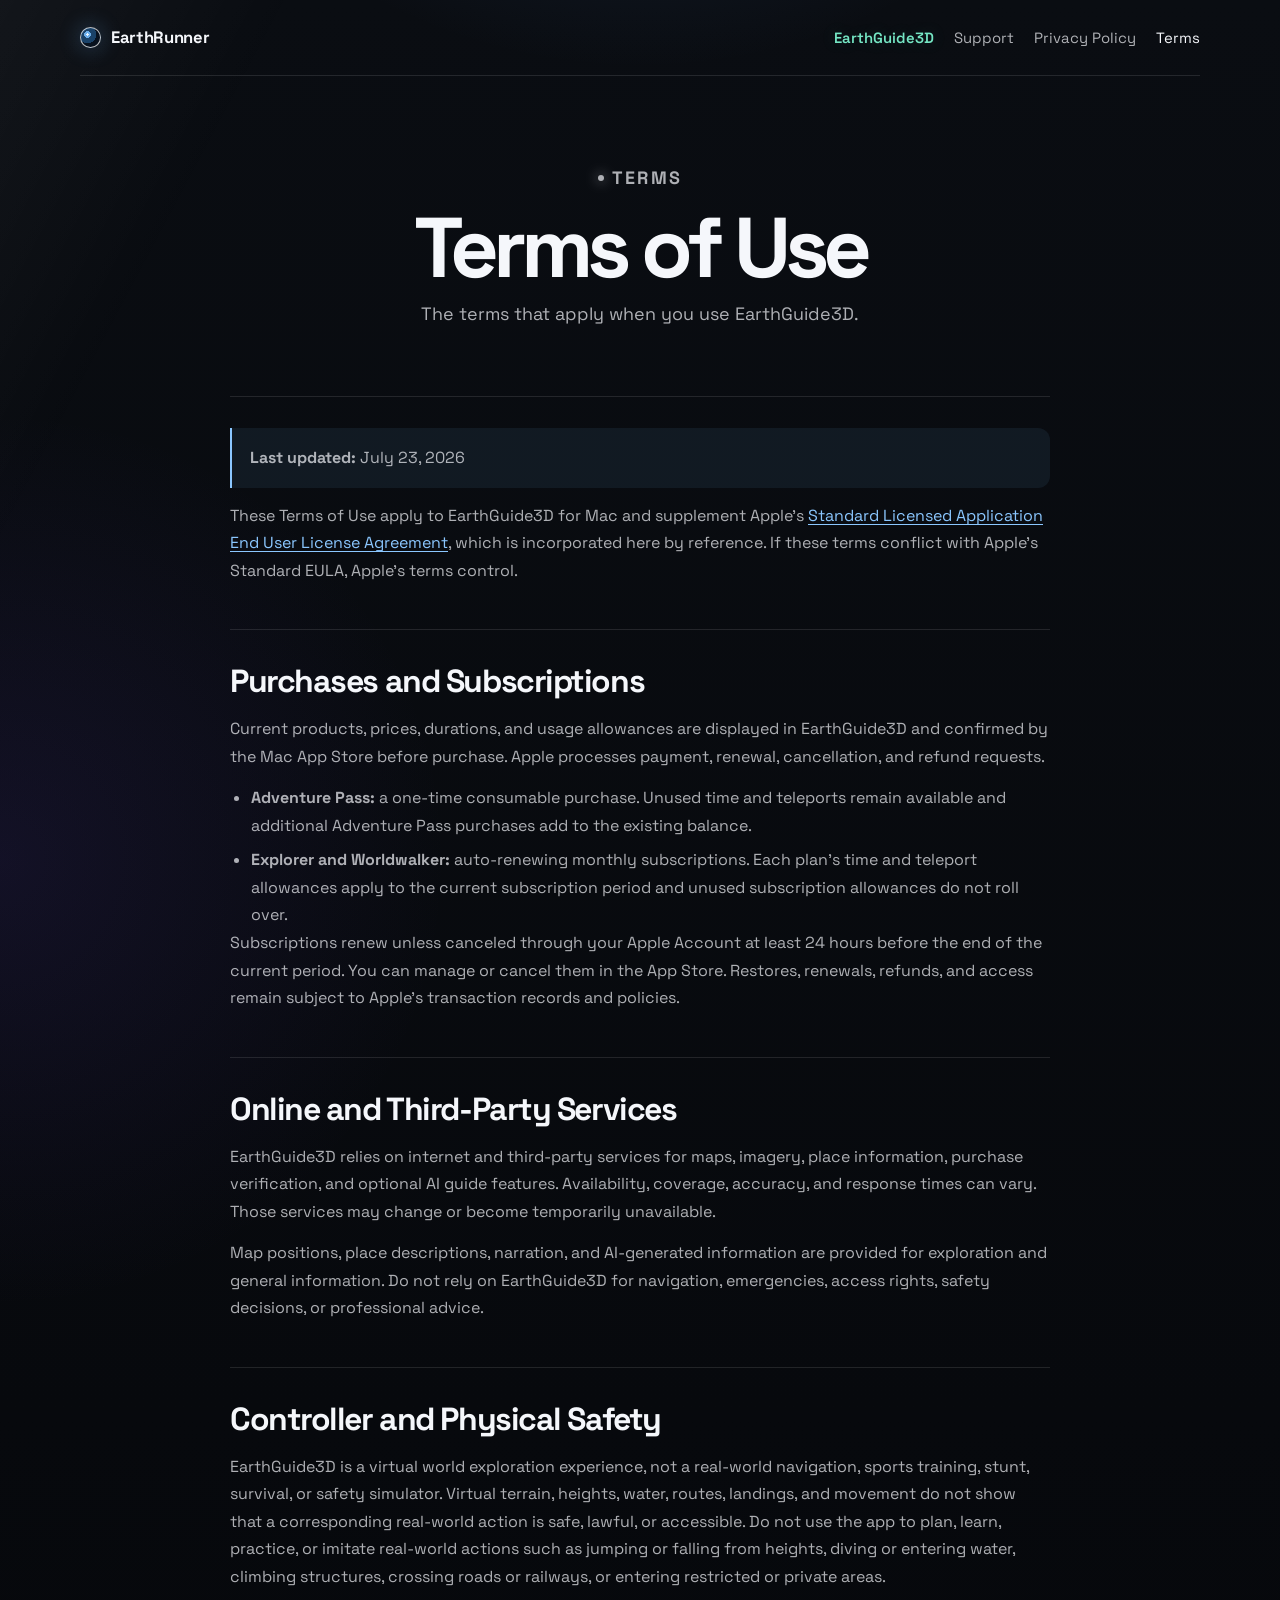
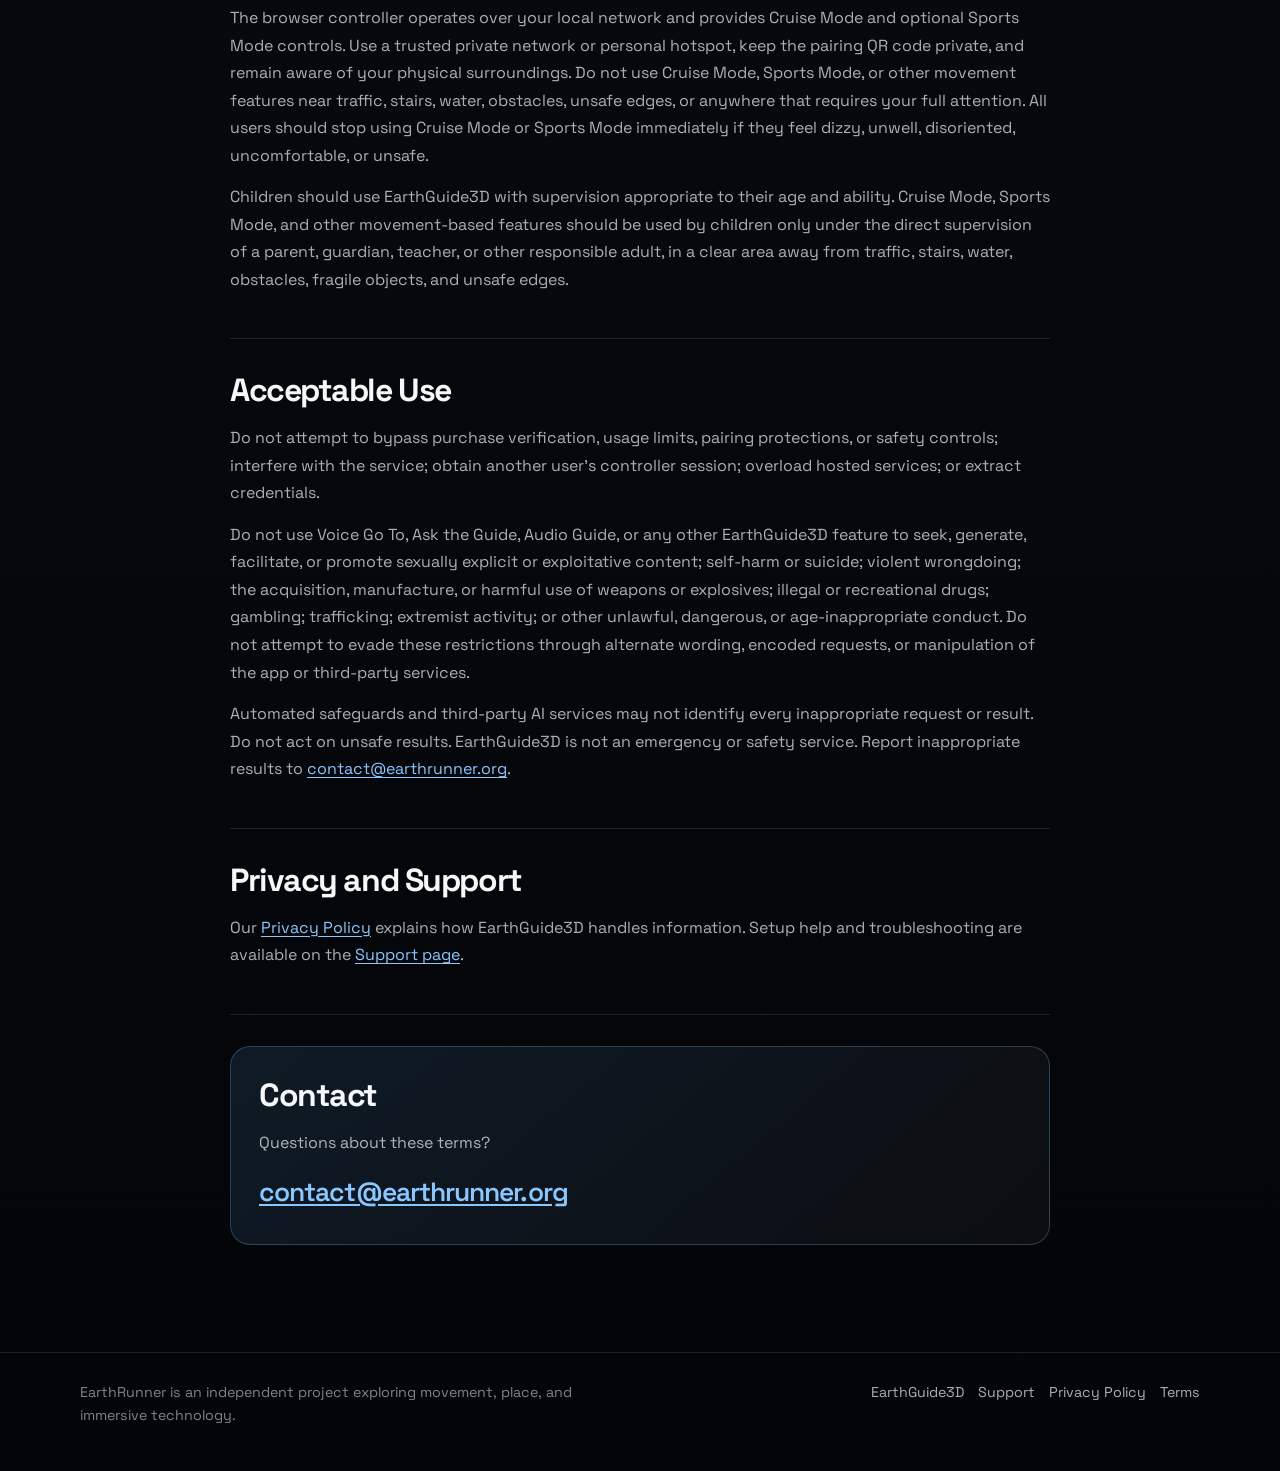
<file: terms/index.html>
<!DOCTYPE html>
<html lang="en">
<head>
  <meta charset="utf-8" />
  <meta name="viewport" content="width=device-width, initial-scale=1" />
  <title>EarthGuide3D Terms of Use | EarthRunner</title>
  <meta name="description" content="Terms of use for EarthGuide3D for Mac, including purchases, subscriptions, online services, and local controller use." />
  <link rel="preconnect" href="https://fonts.googleapis.com" />
  <link rel="preconnect" href="https://fonts.gstatic.com" crossorigin />
  <link href="https://fonts.googleapis.com/css2?family=Space+Grotesk:wght@400;500;600;700&amp;display=swap" rel="stylesheet" />
  <link rel="stylesheet" href="../assets/site.css" />
</head>
<body>
  <header class="site-header shell"><nav class="nav" aria-label="Primary navigation"><a class="wordmark" href="../"><span class="wordmark-mark" aria-hidden="true"></span>EarthRunner</a><div class="nav-links"><a class="nav-product" href="../earthguide3d/">EarthGuide3D</a><a href="../support/">Support</a><a href="../privacy/">Privacy Policy</a><a href="./" aria-current="page">Terms</a></div></nav></header>
  <main class="shell">
    <section class="prose-hero"><p class="eyebrow">Terms</p><h1>Terms of Use</h1><p>The terms that apply when you use EarthGuide3D.</p></section>
    <article class="prose">
      <section>
        <p class="notice"><strong>Last updated:</strong> July 23, 2026</p>
        <p>These Terms of Use apply to EarthGuide3D for Mac and supplement Apple’s <a href="https://www.apple.com/legal/internet-services/itunes/dev/stdeula/">Standard Licensed Application End User License Agreement</a>, which is incorporated here by reference. If these terms conflict with Apple’s Standard EULA, Apple’s terms control.</p>
      </section>
      <section>
        <h2>Purchases and Subscriptions</h2>
        <p>Current products, prices, durations, and usage allowances are displayed in EarthGuide3D and confirmed by the Mac App Store before purchase. Apple processes payment, renewal, cancellation, and refund requests.</p>
        <ul>
          <li><strong>Adventure Pass:</strong> a one-time consumable purchase. Unused time and teleports remain available and additional Adventure Pass purchases add to the existing balance.</li>
          <li><strong>Explorer and Worldwalker:</strong> auto-renewing monthly subscriptions. Each plan’s time and teleport allowances apply to the current subscription period and unused subscription allowances do not roll over.</li>
        </ul>
        <p>Subscriptions renew unless canceled through your Apple Account at least 24 hours before the end of the current period. You can manage or cancel them in the App Store. Restores, renewals, refunds, and access remain subject to Apple’s transaction records and policies.</p>
      </section>
      <section>
        <h2>Online and Third-Party Services</h2>
        <p>EarthGuide3D relies on internet and third-party services for maps, imagery, place information, purchase verification, and optional AI guide features. Availability, coverage, accuracy, and response times can vary. Those services may change or become temporarily unavailable.</p>
        <p>Map positions, place descriptions, narration, and AI-generated information are provided for exploration and general information. Do not rely on EarthGuide3D for navigation, emergencies, access rights, safety decisions, or professional advice.</p>
      </section>
      <section>
        <h2>Controller and Physical Safety</h2>
        <p>EarthGuide3D is a virtual world exploration experience, not a real-world navigation, sports training, stunt, survival, or safety simulator. Virtual terrain, heights, water, routes, landings, and movement do not show that a corresponding real-world action is safe, lawful, or accessible. Do not use the app to plan, learn, practice, or imitate real-world actions such as jumping or falling from heights, diving or entering water, climbing structures, crossing roads or railways, or entering restricted or private areas.</p>
        <p>The browser controller operates over your local network and provides Cruise Mode and optional Sports Mode controls. Use a trusted private network or personal hotspot, keep the pairing QR code private, and remain aware of your physical surroundings. Do not use Cruise Mode, Sports Mode, or other movement features near traffic, stairs, water, obstacles, unsafe edges, or anywhere that requires your full attention. All users should stop using Cruise Mode or Sports Mode immediately if they feel dizzy, unwell, disoriented, uncomfortable, or unsafe.</p>
        <p>Children should use EarthGuide3D with supervision appropriate to their age and ability. Cruise Mode, Sports Mode, and other movement-based features should be used by children only under the direct supervision of a parent, guardian, teacher, or other responsible adult, in a clear area away from traffic, stairs, water, obstacles, fragile objects, and unsafe edges.</p>
      </section>
      <section>
        <h2>Acceptable Use</h2>
        <p>Do not attempt to bypass purchase verification, usage limits, pairing protections, or safety controls; interfere with the service; obtain another user’s controller session; overload hosted services; or extract credentials.</p>
        <p>Do not use Voice Go To, Ask the Guide, Audio Guide, or any other EarthGuide3D feature to seek, generate, facilitate, or promote sexually explicit or exploitative content; self-harm or suicide; violent wrongdoing; the acquisition, manufacture, or harmful use of weapons or explosives; illegal or recreational drugs; gambling; trafficking; extremist activity; or other unlawful, dangerous, or age-inappropriate conduct. Do not attempt to evade these restrictions through alternate wording, encoded requests, or manipulation of the app or third-party services.</p>
        <p>Automated safeguards and third-party AI services may not identify every inappropriate request or result. Do not act on unsafe results. EarthGuide3D is not an emergency or safety service. Report inappropriate results to <a href="mailto:contact@earthrunner.org">contact@earthrunner.org</a>.</p>
      </section>
      <section>
        <h2>Privacy and Support</h2>
        <p>Our <a href="../privacy/">Privacy Policy</a> explains how EarthGuide3D handles information. Setup help and troubleshooting are available on the <a href="../support/">Support page</a>.</p>
      </section>
      <section>
        <div class="contact-card"><h2>Contact</h2><p>Questions about these terms?</p><p class="contact-email"><a href="mailto:contact@earthrunner.org">contact@earthrunner.org</a></p></div>
      </section>
    </article>
  </main>
  <footer class="site-footer"><div class="shell footer-row"><p>EarthRunner is an independent project exploring movement, place, and immersive technology.</p><div class="footer-links"><a href="../earthguide3d/">EarthGuide3D</a><a href="../support/">Support</a><a href="../privacy/">Privacy Policy</a><a href="./">Terms</a></div></div></footer>
</body>
</html>
</file>
<file: assets/site.css>
:root {
  --bg: #07090d;
  --bg-deep: #030508;
  --surface: rgba(255, 255, 255, 0.045);
  --surface-strong: rgba(255, 255, 255, 0.085);
  --text: #f5f7fb;
  --muted: rgba(245, 247, 251, 0.7);
  --faint: rgba(245, 247, 251, 0.52);
  --line: rgba(255, 255, 255, 0.11);
  --blue: #8bc7ff;
  --blue-strong: #2b8dff;
  --earthguide: #75e6c4;
  --trial-gold: #ffd976;
  --trial-gold-strong: #f5bd3d;
  --network: #f6cb5c;
  --radius: 24px;
  --content: 1120px;
  --shadow: 0 30px 90px rgba(0, 0, 0, 0.42);
}

* { box-sizing: border-box; }

html { scroll-behavior: smooth; }

body {
  min-width: 320px;
  margin: 0;
  color: var(--text);
  background:
    radial-gradient(circle at 50% -16%, rgba(78, 135, 211, 0.28), transparent 35rem),
    radial-gradient(circle at 0% 28%, rgba(92, 61, 194, 0.13), transparent 28rem),
    linear-gradient(180deg, #0a0d12 0%, var(--bg) 46%, var(--bg-deep) 100%);
  font-family: "Space Grotesk", -apple-system, BlinkMacSystemFont, "Segoe UI", sans-serif;
  -webkit-font-smoothing: antialiased;
}

body::before {
  position: fixed;
  z-index: -1;
  inset: 0;
  pointer-events: none;
  content: "";
  background: linear-gradient(118deg, rgba(255, 255, 255, 0.04), transparent 17%);
}

a { color: inherit; text-decoration: none; }

.shell { width: min(100% - 40px, var(--content)); margin: 0 auto; }

.site-header { position: relative; z-index: 3; }

.nav {
  display: flex;
  align-items: center;
  justify-content: space-between;
  gap: 24px;
  min-height: 76px;
  border-bottom: 1px solid var(--line);
}

.wordmark { display: inline-flex; align-items: center; gap: 10px; font-size: 1.04rem; font-weight: 700; letter-spacing: -0.02em; }

.wordmark-mark {
  width: 21px;
  height: 21px;
  border: 1px solid rgba(255,255,255,.72);
  border-radius: 50%;
  background: radial-gradient(circle at 34% 34%, #e9f5ff 0 6%, #6caeea 7% 19%, #1a4268 20% 49%, #07111e 50%);
  box-shadow: 0 0 22px rgba(104, 184, 255, 0.32);
}

.nav-links { display: flex; align-items: center; flex-wrap: wrap; justify-content: flex-end; gap: 7px 20px; color: var(--muted); font-size: .93rem; }
.nav-links a { transition: color .2s ease; }
.nav-links a:hover, .nav-links a:focus-visible, .nav-links a[aria-current="page"] { color: var(--text); }
.nav-links .nav-product { color: var(--earthguide); font-weight: 600; text-shadow: 0 0 16px rgba(117,230,196,.18); }
.nav-links .nav-product:hover, .nav-links .nav-product:focus-visible, .nav-links .nav-product[aria-current="page"] { color: var(--earthguide); }
.nav-links .nav-support { padding: 7px 11px; border: 1px solid rgba(139,199,255,.28); border-radius: 999px; color: var(--blue); background: rgba(139,199,255,.07); font-weight: 600; }
.nav-links .nav-support:hover, .nav-links .nav-support:focus-visible { border-color: rgba(139,199,255,.55); color: var(--text); background: rgba(139,199,255,.13); }
.nav-links .nav-store { display: inline-flex; align-items: center; gap: 6px; padding: 8px 12px; border-radius: 999px; color: #07101a; background: #f7fbff; box-shadow: 0 8px 24px rgba(111,186,255,.14); font-weight: 700; }
.nav-links .nav-store:hover, .nav-links .nav-store:focus-visible { color: #07101a; background: #cfeaff; }

.eyebrow { display: inline-flex; align-items: center; gap: 8px; margin: 0; color: var(--blue); font-size: .79rem; font-weight: 700; letter-spacing: .12em; text-transform: uppercase; }
.eyebrow::before { width: 6px; height: 6px; border-radius: 50%; content: ""; background: currentColor; box-shadow: 0 0 13px currentColor; }

.hero { position: relative; padding: 112px 0 72px; text-align: center; overflow: hidden; }
.hero--home { padding-bottom: 38px; }

.hero h1 { max-width: 920px; margin: 20px auto 20px; font-size: clamp(3.7rem, 9vw, 7.3rem); font-weight: 700; letter-spacing: -.07em; line-height: .91; }
.hero h1.product-name { max-width: 860px; }

.hero-lede { max-width: 750px; margin: 0 auto; color: var(--muted); font-size: clamp(1.12rem, 2.1vw, 1.5rem); line-height: 1.48; }
.hero-lede strong { color: var(--text); font-weight: 500; }

.hero-actions { display: flex; flex-wrap: wrap; justify-content: center; gap: 12px; margin-top: 31px; }

.trial-highlight {
  position: relative;
  display: grid;
  grid-template-columns: minmax(0, 1.16fr) minmax(280px, .84fr);
  gap: 1px;
  width: min(100%, 930px);
  margin: 34px auto 0;
  overflow: hidden;
  border: 1px solid rgba(255, 217, 118, .48);
  border-radius: 24px;
  background: rgba(255, 217, 118, .22);
  box-shadow: 0 22px 64px rgba(0, 0, 0, .32), 0 0 44px rgba(245, 189, 61, .09);
  text-align: left;
}
.trial-highlight::before {
  position: absolute;
  inset: 0;
  pointer-events: none;
  content: "";
  background: radial-gradient(circle at 13% 0%, rgba(255, 217, 118, .2), transparent 44%);
}
.trial-highlight__offer,
.trial-highlight__code { position: relative; padding: 28px 30px; }
.trial-highlight__offer { background: linear-gradient(135deg, rgba(64, 45, 7, .74), rgba(22, 18, 12, .94)); }
.trial-highlight__code { display: flex; align-items: flex-start; flex-direction: column; justify-content: center; background: rgba(9, 12, 18, .94); }
.trial-badge {
  margin: 0 0 10px;
  color: var(--trial-gold);
  font-size: .76rem;
  font-weight: 700;
  letter-spacing: .12em;
  text-transform: uppercase;
}
.trial-highlight h2 {
  margin: 0 0 10px;
  color: #fff3c9;
  font-size: clamp(1.8rem, 3.4vw, 2.7rem);
  letter-spacing: -.055em;
  line-height: 1.03;
  text-shadow: 0 0 24px rgba(255, 217, 118, .16);
}
.trial-highlight p { margin: 0; color: rgba(255, 248, 226, .73); line-height: 1.58; }
.trial-code-title { margin-bottom: 7px !important; color: var(--trial-gold) !important; font-size: 1.14rem; font-weight: 700; letter-spacing: -.025em; }
.trial-code-button { min-height: 42px; margin-top: 17px; padding: 9px 15px; border-color: rgba(255, 217, 118, .56); color: #211500; background: linear-gradient(180deg, #ffe59a, var(--trial-gold-strong)); box-shadow: 0 10px 28px rgba(245, 189, 61, .13); font-size: .9rem; }
.trial-code-button:hover, .trial-code-button:focus-visible { border-color: #fff0bf; color: #160e00; background: #ffe9aa; box-shadow: 0 13px 32px rgba(245, 189, 61, .22); }

.button {
  display: inline-flex;
  align-items: center;
  justify-content: center;
  min-height: 48px;
  padding: 12px 19px;
  border: 1px solid transparent;
  border-radius: 980px;
  font-size: .98rem;
  font-weight: 600;
  transition: transform .2s ease, background .2s ease, border-color .2s ease;
}
.button:hover, .button:focus-visible { transform: translateY(-1px); }
.button--light { color: #080a0f; background: #fff; box-shadow: 0 10px 35px rgba(255,255,255,.12); }
.button--light:hover, .button--light:focus-visible { background: #e5f2ff; }
.button--quiet { border-color: var(--line); background: rgba(255,255,255,.035); }
.button--quiet:hover, .button--quiet:focus-visible { border-color: rgba(255,255,255,.28); background: var(--surface-strong); }
.button small { display: block; margin-left: 8px; opacity: .64; font-size: .72rem; font-weight: 500; }

.product-visual {
  position: relative;
  isolation: isolate;
  width: min(100%, 1050px);
  min-height: 400px;
  margin: 50px auto 0;
  overflow: hidden;
  border: 1px solid rgba(255,255,255,.13);
  border-radius: 34px;
  background:
    linear-gradient(180deg, rgba(4, 9, 18, .08), rgba(4, 10, 20, .68)),
    url("https://i.ytimg.com/vi/yIUrudPfMCk/hqdefault.jpg") center / cover,
    linear-gradient(135deg, #31669d, #132944 50%, #071019);
  box-shadow: var(--shadow);
}
.product-visual::before {
  position: absolute;
  z-index: -1;
  inset: 0;
  content: "";
  background: linear-gradient(180deg, transparent 43%, rgba(4, 8, 14, .82));
}
.product-visual-note { position: absolute; right: 24px; bottom: 20px; left: 24px; display: flex; align-items: flex-end; justify-content: space-between; gap: 20px; text-align: left; }
.product-visual-note p { max-width: 420px; margin: 0; color: rgba(255,255,255,.82); font-size: .92rem; line-height: 1.5; }
.product-visual-note span { color: rgba(255,255,255,.68); font-size: .8rem; white-space: nowrap; }
.product-visual--screenshot { min-height: 0; background: #05070b; }
.product-visual--screenshot img { display: block; width: 100%; height: auto; }
.product-visual--screenshot .product-visual-note { z-index: 1; }

.announcement {
  display: grid;
  grid-template-columns: minmax(0, 1fr) auto;
  align-items: center;
  gap: 30px;
  margin: 24px 0 56px;
  padding: 24px 28px;
  border: 1px solid var(--line);
  border-radius: 20px;
  background: linear-gradient(120deg, rgba(112, 184, 255, .11), rgba(255,255,255,.035));
}
.announcement h2 { margin: 0 0 6px; font-size: clamp(1.35rem, 2vw, 1.75rem); letter-spacing: -.04em; }
.announcement p { margin: 0; color: var(--muted); line-height: 1.55; }
.product-highlight { color: var(--earthguide); text-shadow: 0 0 22px rgba(117,230,196,.2); }
.announcement-actions { display: grid; justify-items: end; gap: 9px; }
.announcement-download { display: inline-flex; align-items: center; gap: 9px; min-height: 46px; padding: 11px 15px; border: 1px solid rgba(255,255,255,.75); border-radius: 999px; color: #06101c; background: #f7fbff; box-shadow: 0 10px 28px rgba(111,186,255,.18); font-size: .94rem; font-weight: 700; white-space: nowrap; transition: transform .2s ease, background .2s ease, box-shadow .2s ease; }
.announcement-download:hover, .announcement-download:focus-visible { background: #cfeaff; box-shadow: 0 14px 32px rgba(111,186,255,.3); transform: translateY(-1px); }
.announcement-download span { font-size: 1.05em; }
.text-link { color: var(--blue); font-weight: 600; white-space: nowrap; }
.text-link::after { margin-left: 6px; content: "→"; }
.text-link--secondary { color: var(--muted); font-size: .88rem; font-weight: 500; }
.text-link--secondary:hover, .text-link--secondary:focus-visible { color: var(--text); }

.section { padding: 76px 0; }
.section--tight { padding: 48px 0 76px; }
.section--divider { border-top: 1px solid var(--line); }
.section-heading { max-width: 720px; margin: 0 auto 42px; text-align: center; }
.section-heading h2 { margin: 12px 0 12px; font-size: clamp(2.15rem, 4vw, 3.45rem); letter-spacing: -.06em; line-height: 1.02; }
.section-heading p { margin: 0; color: var(--muted); font-size: 1.1rem; line-height: 1.65; }

.feature-grid { display: grid; grid-template-columns: repeat(3, minmax(0, 1fr)); gap: 15px; }
.feature-card { min-height: 210px; padding: 25px; border: 1px solid rgba(255,255,255,.09); border-radius: 22px; background: var(--surface); }
.feature-kicker { display: block; margin-bottom: 38px; color: var(--blue); font-size: .78rem; font-weight: 700; letter-spacing: .1em; text-transform: uppercase; }
.feature-card h3 { margin: 0 0 10px; font-size: 1.17rem; letter-spacing: -.025em; }
.feature-card p { margin: 0; color: var(--muted); font-size: .96rem; line-height: 1.62; }
.guide-summary { display: grid; grid-template-columns: minmax(0,1fr) auto; align-items: center; gap: 34px; margin-top: 18px; padding: 28px; border: 1px solid rgba(139,199,255,.22); border-radius: 22px; background: linear-gradient(120deg, rgba(78,145,211,.11), rgba(255,255,255,.035)); }
.guide-summary h3 { margin: 10px 0 10px; font-size: clamp(1.35rem,2.4vw,1.85rem); letter-spacing: -.045em; }
.guide-summary p:last-child { max-width: 760px; margin: 0; color: var(--muted); line-height: 1.65; }
.guide-summary .button { white-space: nowrap; }

.screen-grid { display: grid; grid-template-columns: 1.28fr .86fr .86fr; gap: 16px; }
.screen-card { position: relative; min-height: 305px; overflow: hidden; border: 1px solid rgba(255,255,255,.11); border-radius: 24px; background: var(--surface); }
.screen-card--live { background: linear-gradient(160deg, rgba(21,45,70,.12), rgba(8,13,20,.9)), url("https://i.ytimg.com/vi/yIUrudPfMCk/hqdefault.jpg") center / cover; }
.screen-card--map { background: radial-gradient(circle at 68% 30%, rgba(150,210,255,.48) 0 1%, transparent 2%), radial-gradient(ellipse at 70% 35%, #286c9a 0 13%, #133855 14% 27%, #0c1e32 28% 39%, transparent 40%), linear-gradient(143deg, #102c42 0%, #1f4963 47%, #09121e 48%, #04060a); }
.screen-card--audio { background: radial-gradient(circle at 50% 45%, rgba(135,200,255,.42), transparent 2%), repeating-radial-gradient(ellipse at 50% 45%, rgba(131,195,255,.38) 0 1px, transparent 2px 23px), linear-gradient(155deg, #0f1c30, #04070d); }
.screen-card::after { position: absolute; inset: 0; content: ""; background: linear-gradient(180deg, transparent 45%, rgba(3,5,8,.85)); }
.screen-label { position: absolute; z-index: 1; right: 20px; bottom: 18px; left: 20px; }
.screen-label strong { display: block; font-size: 1.08rem; }
.screen-label span { display: block; margin-top: 5px; color: rgba(255,255,255,.74); font-size: .86rem; line-height: 1.45; }

.screenshot-gallery { display: grid; grid-template-columns: repeat(2, minmax(0, 1fr)); gap: 16px; }
.screenshot-card { margin: 0; overflow: hidden; border: 1px solid rgba(255,255,255,.11); border-radius: 24px; background: var(--surface); box-shadow: 0 18px 42px rgba(0,0,0,.2); }
.screenshot-card img { display: block; width: 100%; height: auto; background: #06090f; transition: transform .3s ease; }
.screenshot-card:hover img { transform: scale(1.015); }
.screenshot-card figcaption { padding: 17px 20px 19px; border-top: 1px solid rgba(255,255,255,.08); }
.screenshot-card strong { display: block; font-size: 1.05rem; letter-spacing: -.025em; }
.screenshot-card span { display: block; margin-top: 5px; color: var(--muted); font-size: .9rem; line-height: 1.5; }
.screenshot-card--wide { grid-column: 1 / -1; }

.system-panel { display: grid; grid-template-columns: .9fr 1.1fr; overflow: hidden; border: 1px solid var(--line); border-radius: 28px; background: var(--surface); }
.system-art { position: relative; min-height: 390px; overflow: hidden; background: radial-gradient(circle at 54% 50%, #4f97ca 0 4%, #1d6090 5% 17%, #0e2e4d 18% 30%, transparent 31%), radial-gradient(circle at 54% 50%, transparent 0 25%, rgba(159,215,255,.15) 26% 26.5%, transparent 27% 37%, rgba(159,215,255,.1) 38% 38.5%, transparent 39%), linear-gradient(140deg, #0c1f34, #07101c 58%, #030508); }
.system-art::before { position: absolute; top: 15%; right: 12%; width: 92px; height: 150px; border: 6px solid rgba(246,250,255,.9); border-radius: 16px; content: ""; box-shadow: inset 0 0 0 4px rgba(73,154,220,.4), 0 20px 40px rgba(0,0,0,.35); transform: rotate(9deg); }
.system-art::after { position: absolute; bottom: 9%; left: 12%; width: 65%; height: 34%; border: 8px solid rgba(246,250,255,.87); border-radius: 8px 8px 0 0; content: ""; box-shadow: inset 0 0 0 4px rgba(73,154,220,.22), 0 24px 46px rgba(0,0,0,.35); }
.system-copy { display: flex; flex-direction: column; justify-content: center; padding: 48px; }
.system-copy h2 { margin: 12px 0 16px; font-size: clamp(2rem, 3.4vw, 3rem); letter-spacing: -.06em; line-height: 1.04; }
.system-copy p { margin: 0 0 18px; color: var(--muted); font-size: 1.04rem; line-height: 1.7; }
.checklist { display: grid; gap: 12px; margin: 10px 0 0; padding: 0; list-style: none; }
.checklist li { position: relative; padding-left: 28px; color: var(--muted); line-height: 1.55; }
.checklist li::before { position: absolute; top: .32em; left: 0; width: 15px; height: 8px; border-bottom: 2px solid var(--blue); border-left: 2px solid var(--blue); content: ""; transform: rotate(-45deg); }

.cta-band { margin: 0 0 58px; padding: 48px 28px; border: 1px solid rgba(164,214,255,.22); border-radius: 28px; background: radial-gradient(circle at 50% 0%, rgba(85,157,221,.28), transparent 60%), rgba(255,255,255,.04); text-align: center; }
.cta-band h2 { max-width: 720px; margin: 12px auto; font-size: clamp(2rem, 4vw, 3.4rem); letter-spacing: -.06em; line-height: 1.03; }
.cta-band p { max-width: 600px; margin: 0 auto; color: var(--muted); line-height: 1.65; }
.cta-band .hero-actions { margin-top: 27px; }

.prose-hero { padding: 88px 0 34px; text-align: center; }
.prose-hero h1 { margin: 17px 0 11px; font-size: clamp(3rem, 7vw, 5.3rem); letter-spacing: -.07em; line-height: .94; }
.prose-hero p { max-width: 590px; margin: 0 auto; color: var(--muted); font-size: 1.12rem; line-height: 1.58; }
.prose { width: min(100%, 820px); margin: 0 auto; padding: 34px 0 76px; }
.prose section { padding: 31px 0; border-top: 1px solid var(--line); }
.prose h2 { margin: 0 0 14px; font-size: clamp(1.48rem, 3vw, 2rem); letter-spacing: -.045em; }
.prose h3 { margin: 26px 0 8px; font-size: 1.1rem; letter-spacing: -.02em; }
.prose p, .prose li { color: var(--muted); line-height: 1.72; }
.prose p { margin: 0 0 14px; }
.prose ul { margin: 0; padding-left: 1.3rem; }
.prose li + li { margin-top: 7px; }
.prose a { color: var(--blue); text-decoration: underline; text-underline-offset: 3px; }
.faq-list { display: grid; gap: 12px; }
.faq { padding: 0 20px; border: 1px solid rgba(255,255,255,.09); border-radius: 16px; background: var(--surface); }
.faq summary { padding: 19px 26px 19px 0; cursor: pointer; font-weight: 600; list-style: none; }
.faq summary::-webkit-details-marker { display: none; }
.faq summary::after { float: right; content: "+"; color: var(--blue); font-size: 1.25rem; font-weight: 400; }
.faq[open] summary::after { content: "−"; }
.faq p { padding-bottom: 18px; }
.contact-card { padding: 28px; border: 1px solid rgba(141,204,255,.24); border-radius: 20px; background: linear-gradient(135deg, rgba(82,145,211,.15), rgba(255,255,255,.035)); }
.contact-card p:last-child { margin-bottom: 0; }
.contact-email { color: var(--text) !important; font-size: clamp(1.2rem, 3vw, 1.65rem); font-weight: 600; letter-spacing: -.035em; }
.notice { padding: 16px 18px; border-left: 2px solid var(--blue); border-radius: 0 12px 12px 0; background: rgba(120,188,247,.08); }
.safety-notice { border-left-color: #fb7185; background: rgba(251,113,133,.1); }
.safety-notice strong { color: #fb7185; }
.network-highlight { color: var(--network); font-weight: 600; text-shadow: 0 0 16px rgba(246,203,92,.16); }

.support-prose { width: min(100%, 1020px); }
.support-prose strong { color: var(--text); font-weight: 600; }
.guide-toc { display: flex; flex-wrap: wrap; gap: 9px; margin-top: 24px; }
.guide-toc a { padding: 9px 13px; border: 1px solid var(--line); border-radius: 999px; color: var(--muted); background: rgba(255,255,255,.035); font-size: .85rem; font-weight: 600; text-decoration: none; }
.guide-toc a:hover, .guide-toc a:focus-visible { border-color: rgba(139,199,255,.52); color: var(--text); background: rgba(139,199,255,.09); }
.support-prose .guide-step { display: grid; grid-template-columns: minmax(260px,.72fr) minmax(0,1.28fr); align-items: center; gap: 34px; padding: 52px 0; scroll-margin-top: 24px; }
.support-prose .guide-step--stack { display: block; }
.guide-copy { min-width: 0; }
.guide-copy ol { margin: 18px 0 0; padding-left: 1.25rem; }
.guide-copy li + li { margin-top: 9px; }
.step-label { margin: 0 0 7px !important; color: var(--blue) !important; font-size: .78rem; font-weight: 700; letter-spacing: .12em; text-transform: uppercase; }
.privacy-note { margin-top: 18px !important; padding: 13px 15px; border-left: 2px solid var(--blue); border-radius: 0 12px 12px 0; background: rgba(120,188,247,.08); font-size: .9rem; }
.support-figure { min-width: 0; margin: 0; overflow: hidden; border: 1px solid rgba(255,255,255,.12); border-radius: 20px; background: #05070a; box-shadow: 0 20px 52px rgba(0,0,0,.28); }
.support-figure img { display: block; width: 100%; height: auto; }
.support-figure figcaption { padding: 12px 15px 14px; border-top: 1px solid rgba(255,255,255,.08); color: var(--faint); font-size: .82rem; line-height: 1.5; }
.support-gallery { display: grid; gap: 16px; margin-top: 28px; }
.support-gallery--phones { grid-template-columns: repeat(4,minmax(0,1fr)); align-items: start; }
.support-gallery--phones .support-figure img { aspect-ratio: 1170 / 2532; object-fit: cover; object-position: top; }
.guide-step--stack > .support-figure--wide { margin-top: 18px; }

.home-demo, .video-card { margin: 30px auto 0; padding: 18px; border: 1px solid rgba(255,255,255,.08); border-radius: 30px; background: linear-gradient(180deg, rgba(255,255,255,.08), rgba(255,255,255,.02)), rgba(255,255,255,.03); box-shadow: var(--shadow); }
.video-frame { position: relative; width: 100%; overflow: hidden; border-radius: var(--radius); aspect-ratio: 16 / 9; background: #000; }
.video-frame iframe { width: 100%; height: 100%; border: 0; }
.video-local-fallback { display: none; width: 100%; height: 100%; align-items: center; justify-content: center; flex-direction: column; gap: 8px; padding: 24px; color: var(--text); background: radial-gradient(circle at 50% 35%, rgba(86,157,222,.27), transparent 45%), #070b12; text-align: center; }
.video-local-fallback span { font-size: clamp(1.15rem, 2.5vw, 1.65rem); font-weight: 600; letter-spacing: -.035em; text-decoration: underline; text-underline-offset: 4px; }
.video-local-fallback small { color: var(--muted); font-size: .88rem; }
html.local-preview .video-frame iframe { display: none; }
html.local-preview .video-local-fallback { display: flex; }
.video-caption { margin: 10px 4px 0; color: rgba(245,247,251,.58); font-size: .84rem; line-height: 1.65; text-align: left; }
.music-credit { margin: 8px 4px 0; color: rgba(245,247,251,.42); font-size: .8rem; line-height: 1.65; text-align: right; }
.music-credit a { color: rgba(245,247,251,.72); text-decoration: underline; text-underline-offset: 3px; }
.original-copy { max-width: 840px; margin: 0 auto; color: var(--muted); font-size: 1rem; line-height: 1.8; text-align: center; }
.applications { max-width: 840px; margin: 26px auto 0; padding: 22px 24px; border: 1px solid rgba(255,255,255,.06); border-radius: 20px; background: rgba(255,255,255,.025); text-align: center; }
.applications h2 { margin: 0 0 14px; color: rgba(245,247,251,.72); font-size: .9rem; font-weight: 500; letter-spacing: .06em; text-transform: uppercase; }
.applications ul { display: grid; grid-template-columns: repeat(2,minmax(0,1fr)); gap: 10px 18px; margin: 0; padding: 0; list-style: none; }
.applications li { color: var(--muted); font-size: .95rem; line-height: 1.7; }

.site-footer { padding: 28px 0 44px; border-top: 1px solid var(--line); color: var(--faint); font-size: .89rem; line-height: 1.65; }
.footer-row { display: flex; align-items: flex-start; justify-content: space-between; gap: 24px; }
.footer-row p { max-width: 550px; margin: 0; }
.footer-links { display: flex; flex-wrap: wrap; justify-content: flex-end; gap: 14px; color: var(--muted); }
.footer-links a:hover, .footer-links a:focus-visible { color: var(--text); }

@media (max-width: 820px) {
  .shell { width: min(100% - 30px, var(--content)); }
  .nav { min-height: 80px; align-items: flex-start; flex-direction: column; gap: 7px; padding: 17px 0; }
  .nav-links { justify-content: flex-start; gap: 6px 16px; }
  .hero { padding-top: 78px; }
  .trial-highlight { grid-template-columns: 1fr; }
  .product-visual { min-height: 310px; margin-top: 38px; }
  .feature-grid, .screen-grid { grid-template-columns: 1fr; }
  .guide-summary { grid-template-columns: 1fr; gap: 20px; }
  .screen-card { min-height: 240px; }
  .screenshot-gallery { grid-template-columns: 1fr; }
  .screenshot-card--wide { grid-column: auto; }
  .system-panel { grid-template-columns: 1fr; }
  .system-art { min-height: 280px; }
  .system-copy { padding: 34px 28px; }
  .announcement { grid-template-columns: 1fr; gap: 17px; }
  .announcement-actions { justify-items: start; }
  .footer-row { flex-direction: column; }
  .footer-links { justify-content: flex-start; }
  .support-prose .guide-step { grid-template-columns: 1fr; gap: 25px; }
  .support-gallery--phones { grid-template-columns: repeat(2,minmax(0,1fr)); }
}

@media (max-width: 520px) {
  .hero h1 { font-size: clamp(3.05rem, 15.5vw, 4.7rem); }
  .hero-actions { flex-direction: column; align-items: stretch; }
  .trial-highlight__offer, .trial-highlight__code { padding: 24px 22px; }
  .button { width: 100%; }
  .product-visual { min-height: 250px; border-radius: 24px; }
  .product-visual-note { right: 17px; bottom: 15px; left: 17px; align-items: flex-start; flex-direction: column; gap: 6px; }
  .section { padding: 58px 0; }
  .applications ul { grid-template-columns: 1fr; }
  .home-demo, .video-card { padding: 10px; border-radius: 22px; }
  .cta-band { padding: 38px 20px; }
  .guide-toc { align-items: stretch; flex-direction: column; }
  .guide-toc a { text-align: center; }
  .support-gallery--phones { grid-template-columns: 1fr; }
  .support-gallery--phones .support-figure img { max-height: 640px; object-fit: contain; }
}
</file>
